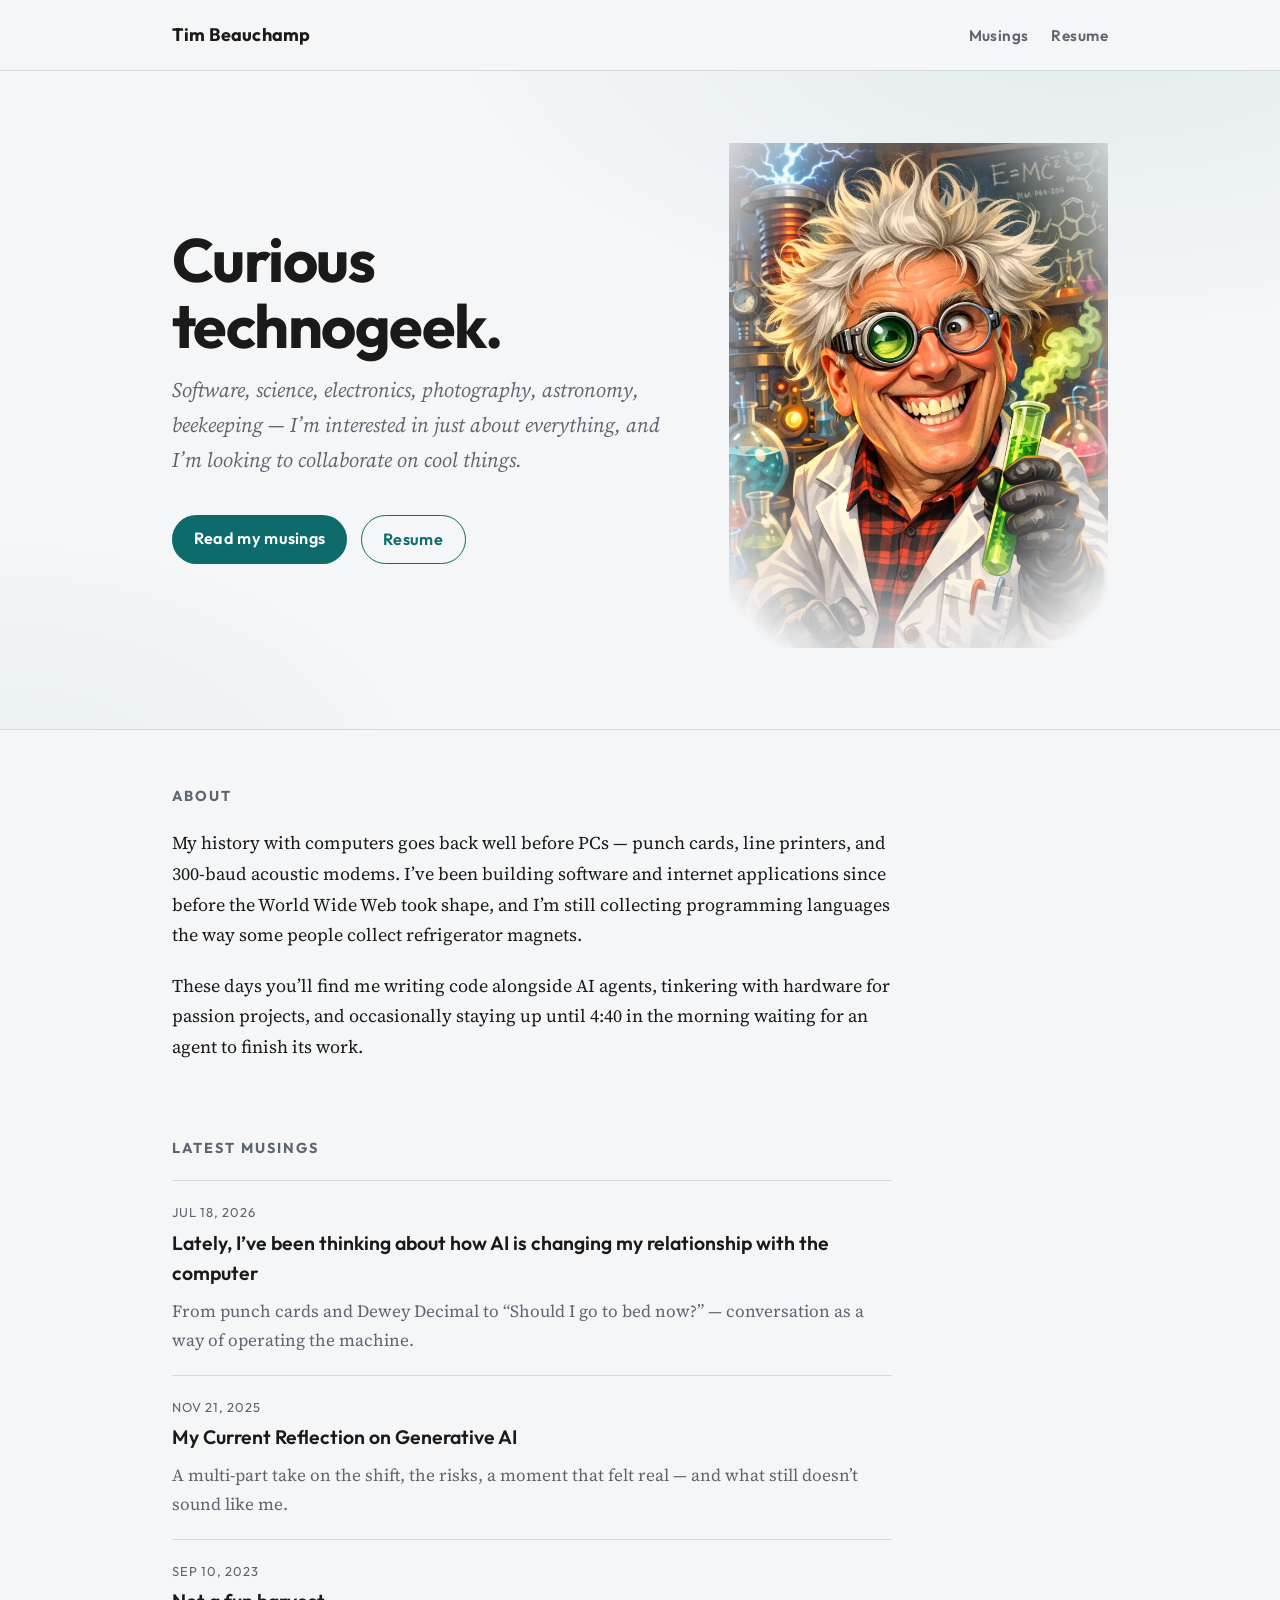
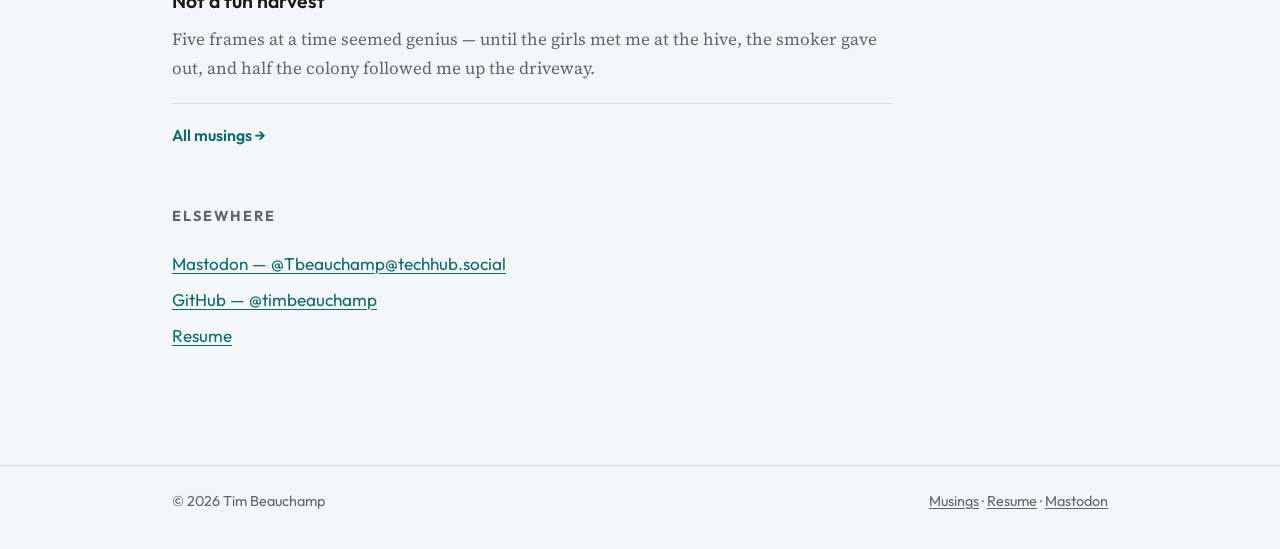
<file: index.html>
<!DOCTYPE html>
<html lang="en">
<head>
  <meta charset="UTF-8">
  <meta name="viewport" content="width=device-width, initial-scale=1">
  <title>Tim Beauchamp</title>
  <meta name="description" content="Tim Beauchamp — software, science, electronics, photography, astronomy, beekeeping, and other curiosities.">
  <link rel="preconnect" href="https://fonts.googleapis.com">
  <link rel="preconnect" href="https://fonts.gstatic.com" crossorigin>
  <link href="https://fonts.googleapis.com/css2?family=Outfit:wght@400;600;700&family=Source+Serif+4:ital,opsz,wght@0,8..60,400;0,8..60,600;1,8..60,400&display=swap" rel="stylesheet">
  <link rel="icon" href="favicon.svg" type="image/svg+xml">
  <link rel="stylesheet" href="site.css">
</head>
<body>

  <nav class="top-nav">
    <a class="nav-brand" href="./" aria-current="page">Tim Beauchamp</a>
    <div class="nav-links">
      <a href="writing/">Musings</a>
      <a href="resume/">Resume</a>
    </div>
  </nav>
  <hr class="nav-rule">

  <header class="hero">
    <div class="hero-inner">
      <div class="hero-copy">
        <h1>Curious technogeek.</h1>
        <p class="lede">Software, science, electronics, photography, astronomy, beekeeping — I’m interested in just about everything, and I’m looking to collaborate on cool things.</p>
        <div class="cta-row">
          <a class="cta primary" href="writing/">Read my musings</a>
          <a class="cta secondary" href="resume/">Resume</a>
        </div>
      </div>
      <figure class="hero-portrait">
        <img src="images/me.png" width="682" height="1024" alt="Illustrated self-portrait of Tim Beauchamp as a wild-haired mad scientist holding a glowing green test tube">
      </figure>
    </div>
  </header>

  <main>
    <section class="section" id="about">
      <h2>About</h2>
      <div class="prose">
        <p>My history with computers goes back well before PCs — punch cards, line printers, and 300-baud acoustic modems. I’ve been building software and internet applications since before the World Wide Web took shape, and I’m still collecting programming languages the way some people collect refrigerator magnets.</p>
        <p>These days you’ll find me writing code alongside AI agents, tinkering with hardware for passion projects, and occasionally staying up until 4:40 in the morning waiting for an agent to finish its work.</p>
      </div>
    </section>

    <section class="section" id="writing">
      <h2>Latest Musings</h2>
      <ol class="latest-list">
        <li>
          <time class="date" datetime="2026-07-18">Jul 18, 2026</time>
          <a class="title" href="writing/lately-ive-been-thinking/">Lately, I’ve been thinking about how AI is changing my relationship with the computer</a>
          <p class="teaser">From punch cards and Dewey Decimal to “Should I go to bed now?” — conversation as a way of operating the machine.</p>
        </li>
        <li>
          <time class="date" datetime="2025-11-21">Nov 21, 2025</time>
          <a class="title" href="writing/my-current-reflection-on-generative-ai/">My Current Reflection on Generative AI</a>
          <p class="teaser">A multi-part take on the shift, the risks, a moment that felt real — and what still doesn’t sound like me.</p>
        </li>
        <li>
          <time class="date" datetime="2023-09-10">Sep 10, 2023</time>
          <a class="title" href="writing/honey-harvest-2023/">Not a fun harvest</a>
          <p class="teaser">Five frames at a time seemed genius — until the girls met me at the hive, the smoker gave out, and half the colony followed me up the driveway.</p>
        </li>
      </ol>
      <a class="more-link" href="writing/">All musings →</a>
    </section>

    <section class="section" id="contact">
      <h2>Elsewhere</h2>
      <ul class="contact-list">
        <li><a rel="me" href="https://techhub.social/@Tbeauchamp">Mastodon — @Tbeauchamp@techhub.social</a></li>
        <li><a href="https://github.com/timbeauchamp">GitHub — @timbeauchamp</a></li>
        <li><a href="resume/">Resume</a></li>
      </ul>
    </section>
  </main>

  <footer class="site-footer">
    <div class="footer-inner">
      <span>© 2026 Tim Beauchamp</span>
      <span><a href="writing/">Musings</a> · <a href="resume/">Resume</a> · <a rel="me" href="https://techhub.social/@Tbeauchamp">Mastodon</a></span>
    </div>
  </footer>

</body>
</html>
</file>
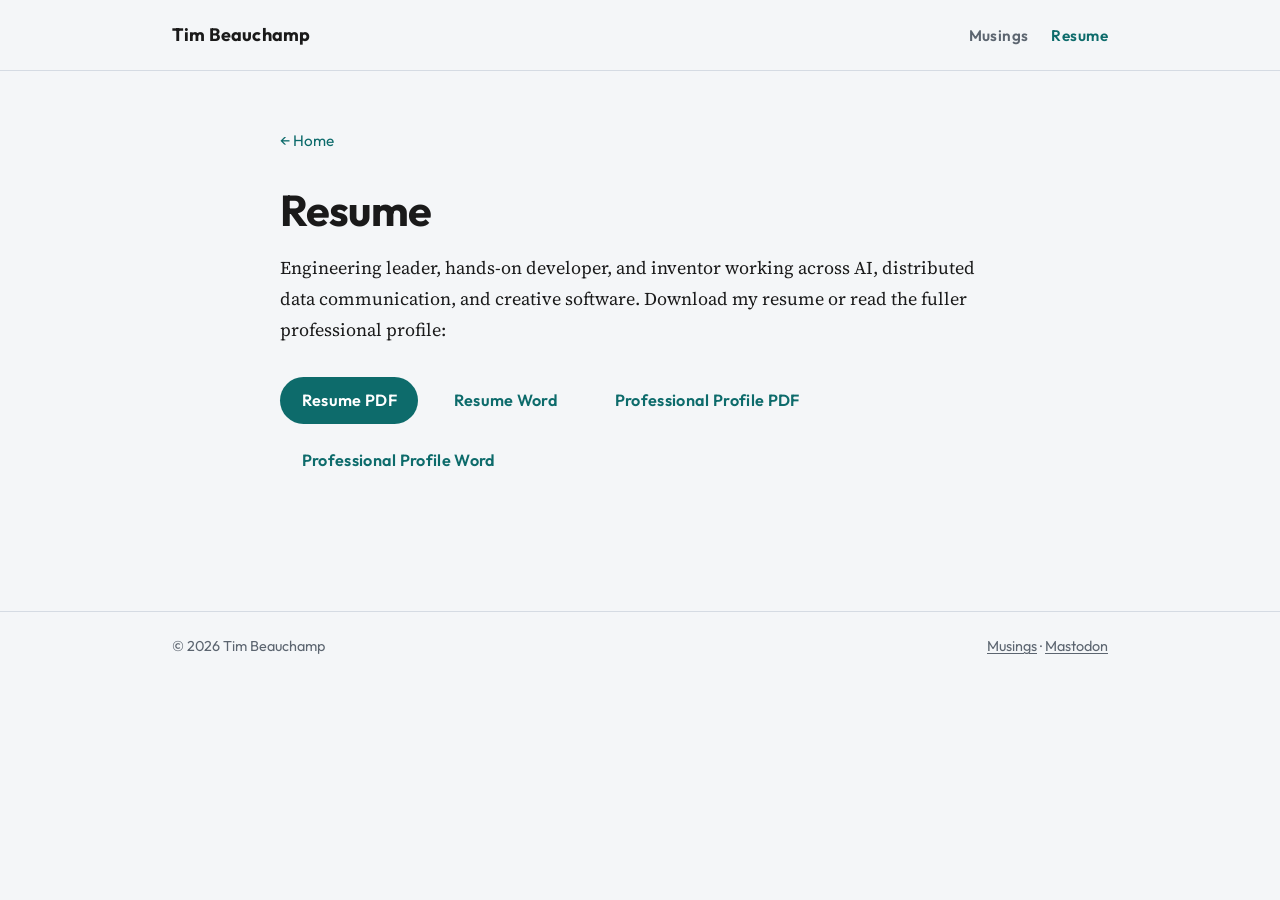
<file: resume/index.html>
<!DOCTYPE html>
<html lang="en">
<head>
  <meta charset="UTF-8">
  <meta name="viewport" content="width=device-width, initial-scale=1">
  <title>Resume — Tim Beauchamp</title>
  <link rel="preconnect" href="https://fonts.googleapis.com">
  <link rel="preconnect" href="https://fonts.gstatic.com" crossorigin>
  <link href="https://fonts.googleapis.com/css2?family=Outfit:wght@400;600;700&family=Source+Serif+4:ital,opsz,wght@0,8..60,400;0,8..60,600;1,8..60,400&display=swap" rel="stylesheet">
  <link rel="icon" href="../favicon.svg" type="image/svg+xml">
  <link rel="stylesheet" href="../site.css">
</head>
<body>

  <nav class="top-nav">
    <a class="nav-brand" href="../">Tim Beauchamp</a>
    <div class="nav-links">
      <a href="../writing/">Musings</a>
      <a href="./" aria-current="page">Resume</a>
    </div>
  </nav>
  <hr class="nav-rule">

  <main class="page">
    <a class="back" href="../">← Home</a>
    <h1>Resume</h1>
    <div class="prose">
      <p>Engineering leader, hands-on developer, and inventor working across AI, distributed data communication, and creative software. Download my resume or read the fuller professional profile:</p>
    </div>
    <div class="download-row">
      <a class="cta primary" href="tim-beauchamp-resume.pdf">Resume PDF</a>
      <a class="cta" href="tim-beauchamp-resume.docx">Resume Word</a>
      <a class="cta" href="tim-beauchamp-professional-profile.pdf">Professional Profile PDF</a>
      <a class="cta" href="tim-beauchamp-professional-profile.docx">Professional Profile Word</a>
    </div>
  </main>

  <footer class="site-footer">
    <div class="footer-inner">
      <span>© 2026 Tim Beauchamp</span>
      <span><a href="../writing/">Musings</a> · <a rel="me" href="https://techhub.social/@Tbeauchamp">Mastodon</a></span>
    </div>
  </footer>

</body>
</html>
</file>
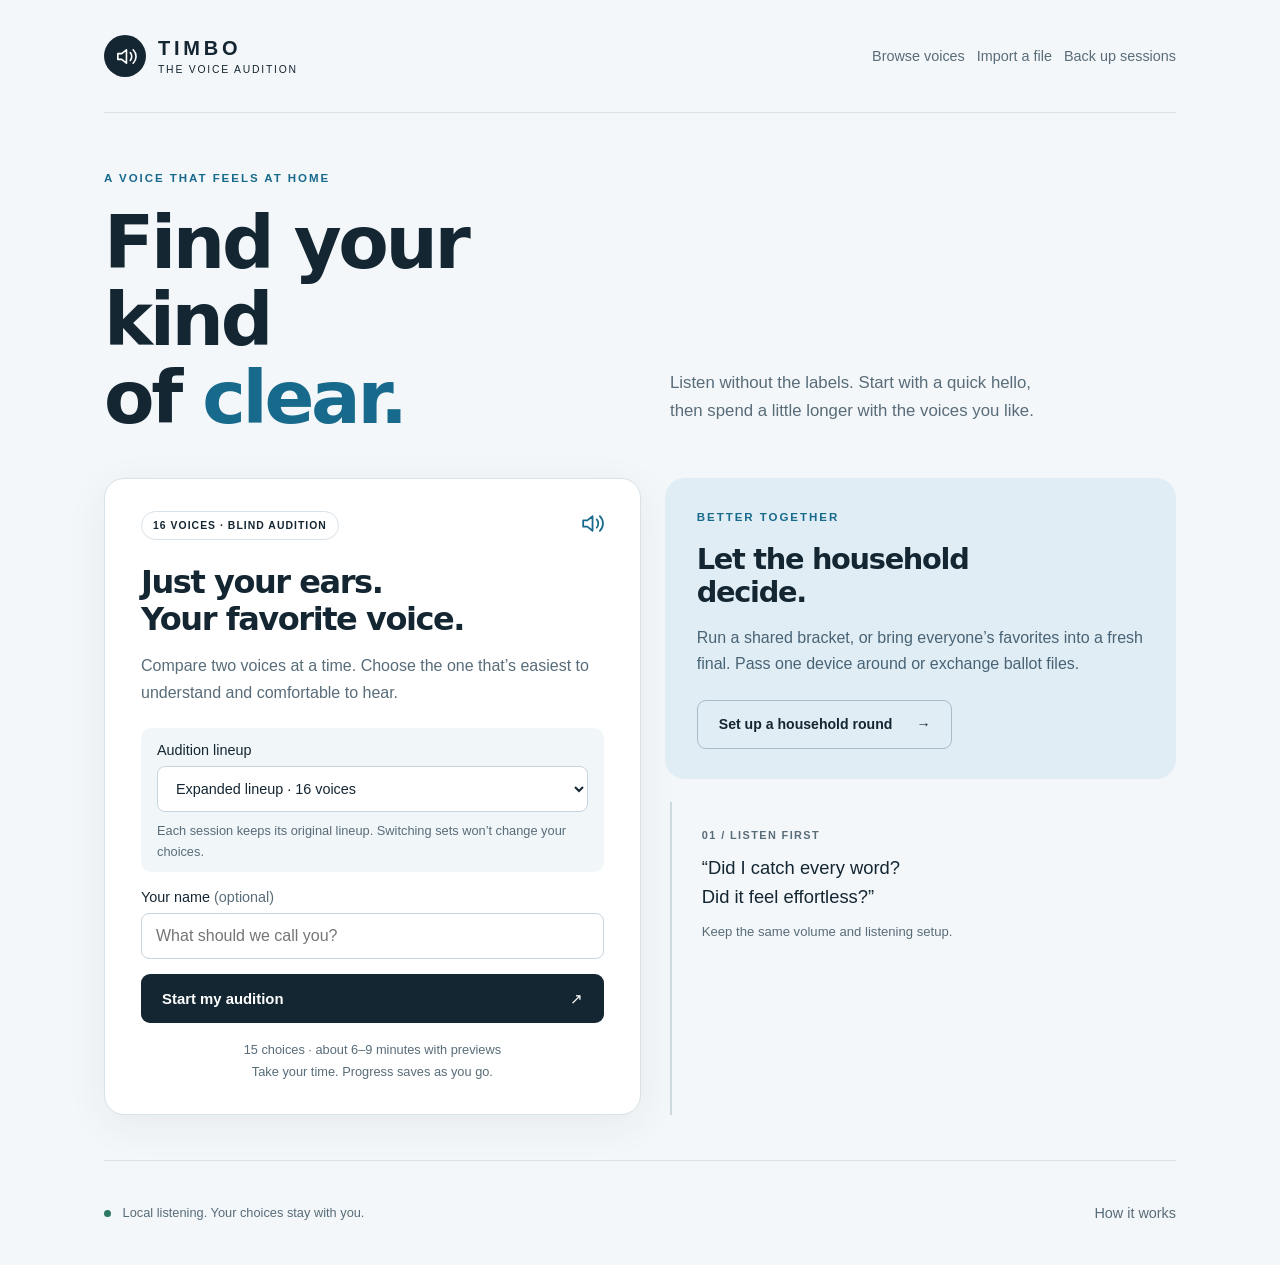
<file: voice-audition/index.html>
<!doctype html><html lang="en"><head><meta charset="UTF-8"><meta name="viewport" content="width=device-width, initial-scale=1.0"><meta name="theme-color" content="#101e29"><meta name="description" content="Find the voice you want to hear every day. A blind voice audition for Timbo."><link rel="icon" type="image/svg+xml" href="./favicon.svg"><title>Timbo · Voice audition</title>  <script type="module" crossorigin src="./assets/index-BbCpU-vh.js"></script>
  <link rel="stylesheet" crossorigin href="./assets/index-BE7X4HEW.css">
</head><body><div id="app"><p>Opening the listening room…</p></div></body></html>
</file>
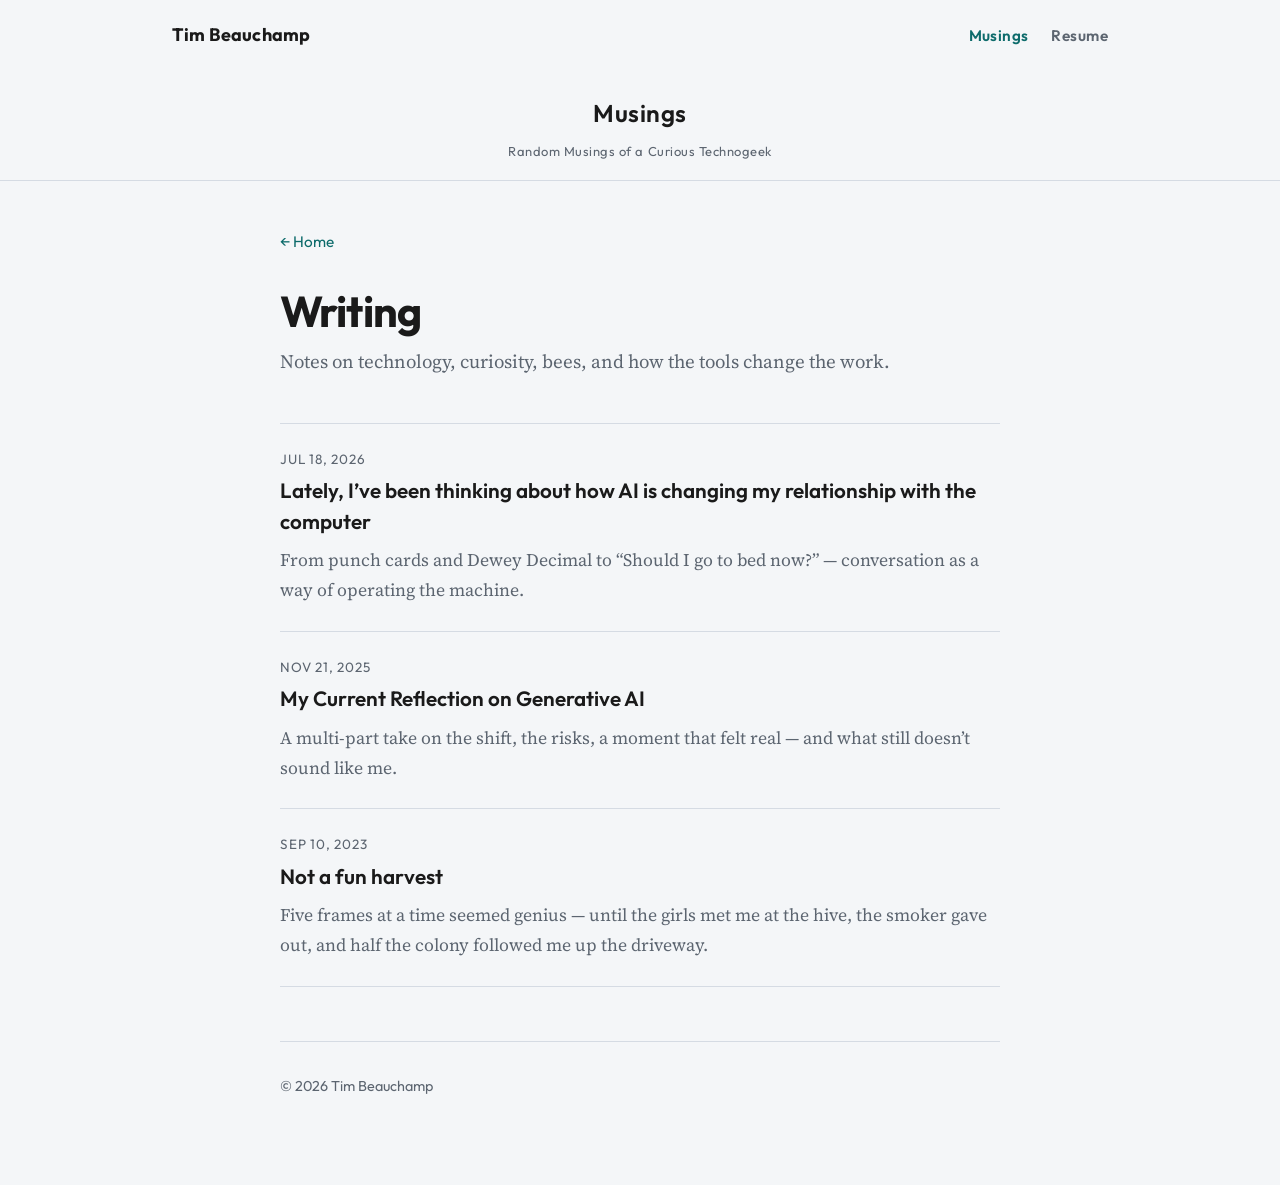
<file: writing/index.html>
<!DOCTYPE html>
<html lang="en">
<head>
  <meta charset="UTF-8">
  <meta name="viewport" content="width=device-width, initial-scale=1">
  <title>Musings — Random Musings of a Curious Technogeek</title>
  <link rel="preconnect" href="https://fonts.googleapis.com">
  <link rel="preconnect" href="https://fonts.gstatic.com" crossorigin>
  <link href="https://fonts.googleapis.com/css2?family=Outfit:wght@400;600;700&family=Source+Serif+4:ital,opsz,wght@0,8..60,400;0,8..60,600;1,8..60,400&display=swap" rel="stylesheet">
  <link rel="icon" href="../favicon.svg" type="image/svg+xml">
  <link rel="stylesheet" href="../site.css">
  <link rel="stylesheet" href="writing.css">
</head>
<body>

  <nav class="top-nav">
    <a class="nav-brand" href="../">Tim Beauchamp</a>
    <div class="nav-links">
      <a href="./" aria-current="page">Musings</a>
      <a href="../resume/">Resume</a>
    </div>
  </nav>

  <header class="site-header">
    <a class="brand" href="index.html">Musings</a>
    <p class="tagline">Random Musings of a Curious Technogeek</p>
  </header>

  <main class="wrap">
    <a class="back" href="../">← Home</a>
    <h1 class="page-title">Writing</h1>
    <p class="page-intro">Notes on technology, curiosity, bees, and how the tools change the work.</p>

    <ol class="post-list">
      <li>
        <time class="date" datetime="2026-07-18">Jul 18, 2026</time>
        <a class="title" href="lately-ive-been-thinking/">Lately, I’ve been thinking about how AI is changing my relationship with the computer</a>
        <p class="teaser">From punch cards and Dewey Decimal to “Should I go to bed now?” — conversation as a way of operating the machine.</p>
      </li>
      <li>
        <time class="date" datetime="2025-11-21">Nov 21, 2025</time>
        <a class="title" href="my-current-reflection-on-generative-ai/">My Current Reflection on Generative AI</a>
        <p class="teaser">A multi-part take on the shift, the risks, a moment that felt real — and what still doesn’t sound like me.</p>
      </li>
      <li>
        <time class="date" datetime="2023-09-10">Sep 10, 2023</time>
        <a class="title" href="honey-harvest-2023/">Not a fun harvest</a>
        <p class="teaser">Five frames at a time seemed genius — until the girls met me at the hive, the smoker gave out, and half the colony followed me up the driveway.</p>
      </li>
    </ol>

    <footer class="site-footer">
      <p>© 2026 Tim Beauchamp</p>
    </footer>
  </main>

</body>
</html>
</file>
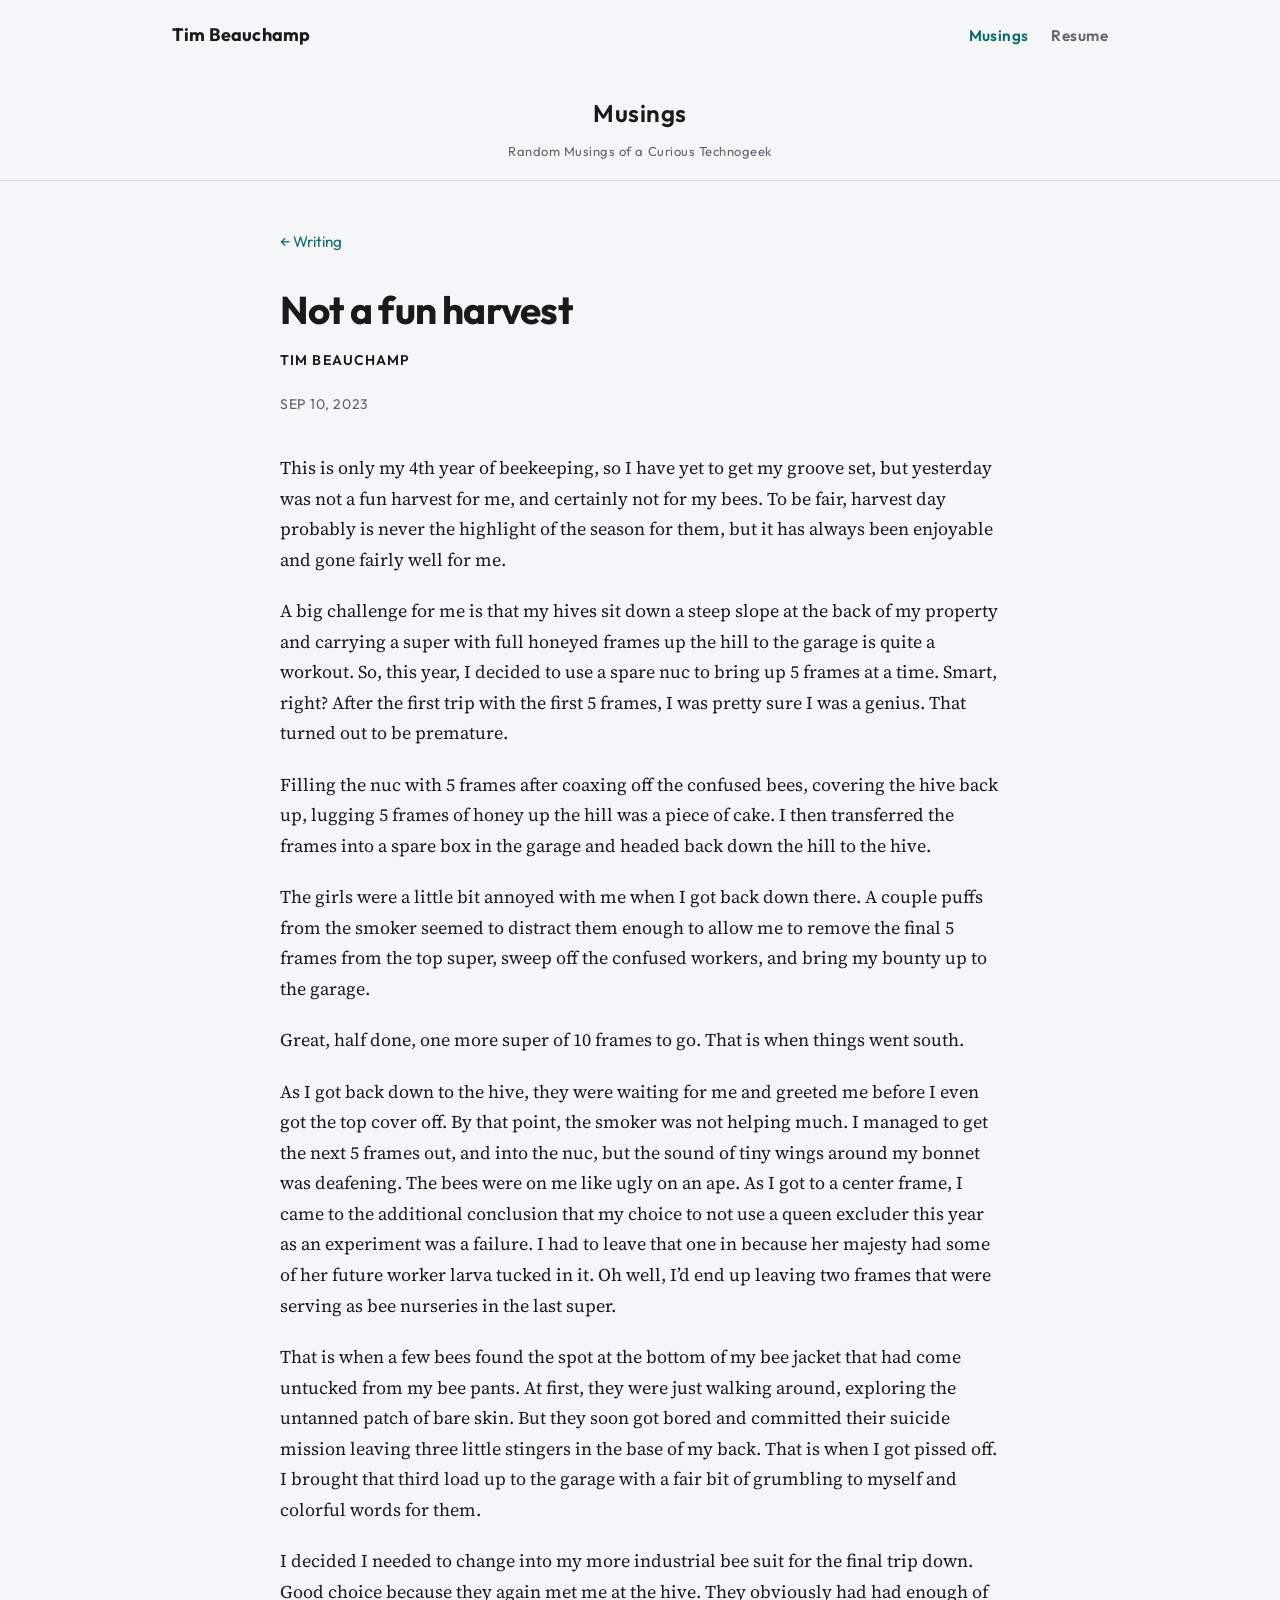
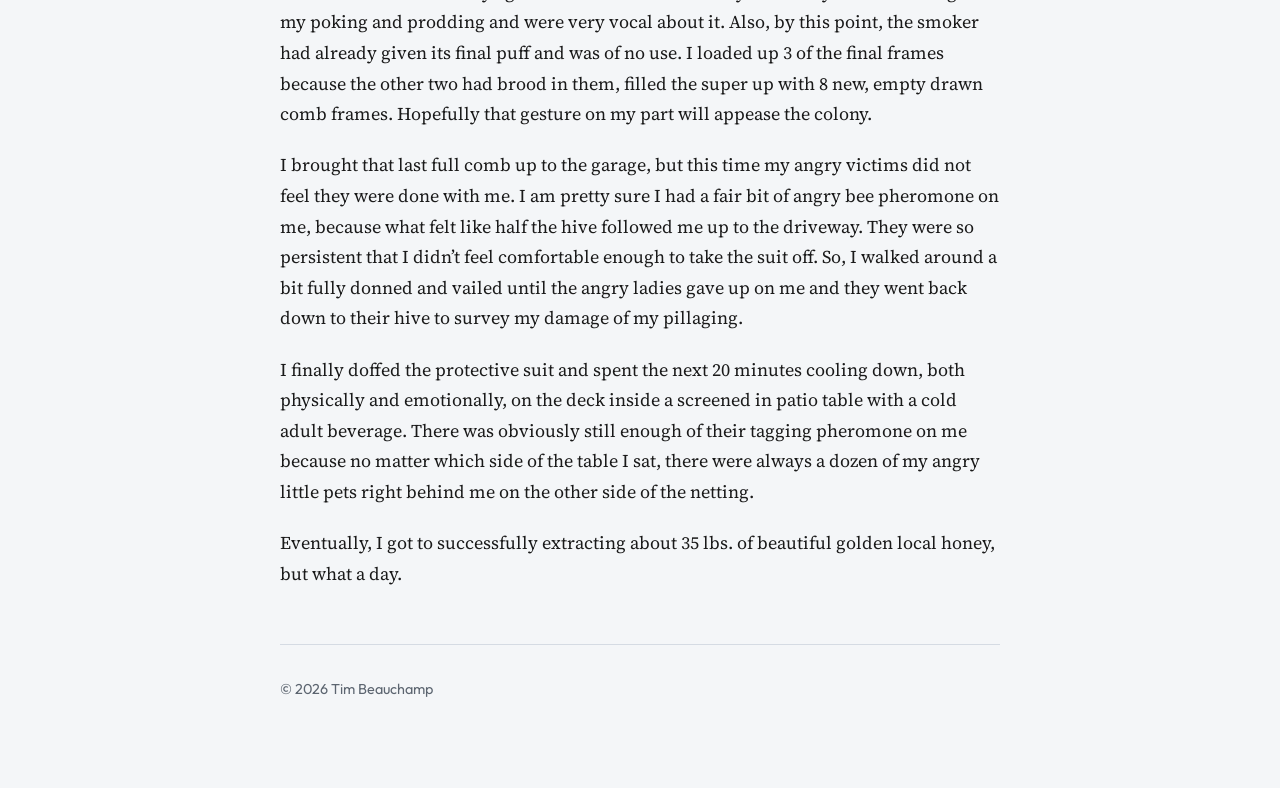
<file: writing/honey-harvest-2023/index.html>
<!DOCTYPE html>
<html lang="en">
<head>
  <meta charset="UTF-8">
  <meta name="viewport" content="width=device-width, initial-scale=1">
  <title>Not a fun harvest — Musings</title>
  <link rel="preconnect" href="https://fonts.googleapis.com">
  <link rel="preconnect" href="https://fonts.gstatic.com" crossorigin>
  <link href="https://fonts.googleapis.com/css2?family=Outfit:wght@400;600;700&family=Source+Serif+4:ital,opsz,wght@0,8..60,400;0,8..60,600;1,8..60,400&display=swap" rel="stylesheet">
  <link rel="icon" href="../../favicon.svg" type="image/svg+xml">
  <link rel="stylesheet" href="../../site.css">
  <link rel="stylesheet" href="../writing.css">
</head>
<body>

  <nav class="top-nav">
    <a class="nav-brand" href="../../">Tim Beauchamp</a>
    <div class="nav-links">
      <a href="../" aria-current="page">Musings</a>
      <a href="../../resume/">Resume</a>
    </div>
  </nav>

  <header class="site-header">
    <a class="brand" href="../">Musings</a>
    <p class="tagline">Random Musings of a Curious Technogeek</p>
  </header>

  <main class="wrap">
    <a class="back" href="../">← Writing</a>

    <article class="article">
      <header class="post-header">
        <h1>Not a fun harvest</h1>
        <p class="byline">Tim Beauchamp</p>
        <p class="dateline"><time datetime="2023-09-10">Sep 10, 2023</time></p>
      </header>

      <p>This is only my 4th year of beekeeping, so I have yet to get my groove set, but yesterday was not a fun harvest for me, and certainly not for my bees. To be fair, harvest day probably is never the highlight of the season for them, but it has always been enjoyable and gone fairly well for me.</p>

      <p>A big challenge for me is that my hives sit down a steep slope at the back of my property and carrying a super with full honeyed frames up the hill to the garage is quite a workout. So, this year, I decided to use a spare nuc to bring up 5 frames at a time. Smart, right? After the first trip with the first 5 frames, I was pretty sure I was a genius. That turned out to be premature.</p>

      <p>Filling the nuc with 5 frames after coaxing off the confused bees, covering the hive back up, lugging 5 frames of honey up the hill was a piece of cake. I then transferred the frames into a spare box in the garage and headed back down the hill to the hive.</p>

      <p>The girls were a little bit annoyed with me when I got back down there. A couple puffs from the smoker seemed to distract them enough to allow me to remove the final 5 frames from the top super, sweep off the confused workers, and bring my bounty up to the garage.</p>

      <p>Great, half done, one more super of 10 frames to go. That is when things went south.</p>

      <p>As I got back down to the hive, they were waiting for me and greeted me before I even got the top cover off. By that point, the smoker was not helping much. I managed to get the next 5 frames out, and into the nuc, but the sound of tiny wings around my bonnet was deafening. The bees were on me like ugly on an ape. As I got to a center frame, I came to the additional conclusion that my choice to not use a queen excluder this year as an experiment was a failure. I had to leave that one in because her majesty had some of her future worker larva tucked in it. Oh well, I’d end up leaving two frames that were serving as bee nurseries in the last super.</p>

      <p>That is when a few bees found the spot at the bottom of my bee jacket that had come untucked from my bee pants. At first, they were just walking around, exploring the untanned patch of bare skin. But they soon got bored and committed their suicide mission leaving three little stingers in the base of my back. That is when I got pissed off. I brought that third load up to the garage with a fair bit of grumbling to myself and colorful words for them.</p>

      <p>I decided I needed to change into my more industrial bee suit for the final trip down. Good choice because they again met me at the hive. They obviously had had enough of my poking and prodding and were very vocal about it. Also, by this point, the smoker had already given its final puff and was of no use. I loaded up 3 of the final frames because the other two had brood in them, filled the super up with 8 new, empty drawn comb frames. Hopefully that gesture on my part will appease the colony.</p>

      <p>I brought that last full comb up to the garage, but this time my angry victims did not feel they were done with me. I am pretty sure I had a fair bit of angry bee pheromone on me, because what felt like half the hive followed me up to the driveway. They were so persistent that I didn’t feel comfortable enough to take the suit off. So, I walked around a bit fully donned and vailed until the angry ladies gave up on me and they went back down to their hive to survey my damage of my pillaging.</p>

      <p>I finally doffed the protective suit and spent the next 20 minutes cooling down, both physically and emotionally, on the deck inside a screened in patio table with a cold adult beverage. There was obviously still enough of their tagging pheromone on me because no matter which side of the table I sat, there were always a dozen of my angry little pets right behind me on the other side of the netting.</p>

      <p>Eventually, I got to successfully extracting about 35 lbs. of beautiful golden local honey, but what a day.</p>
    </article>

    <footer class="site-footer">
      <p>© 2026 Tim Beauchamp</p>
    </footer>
  </main>

</body>
</html>
</file>
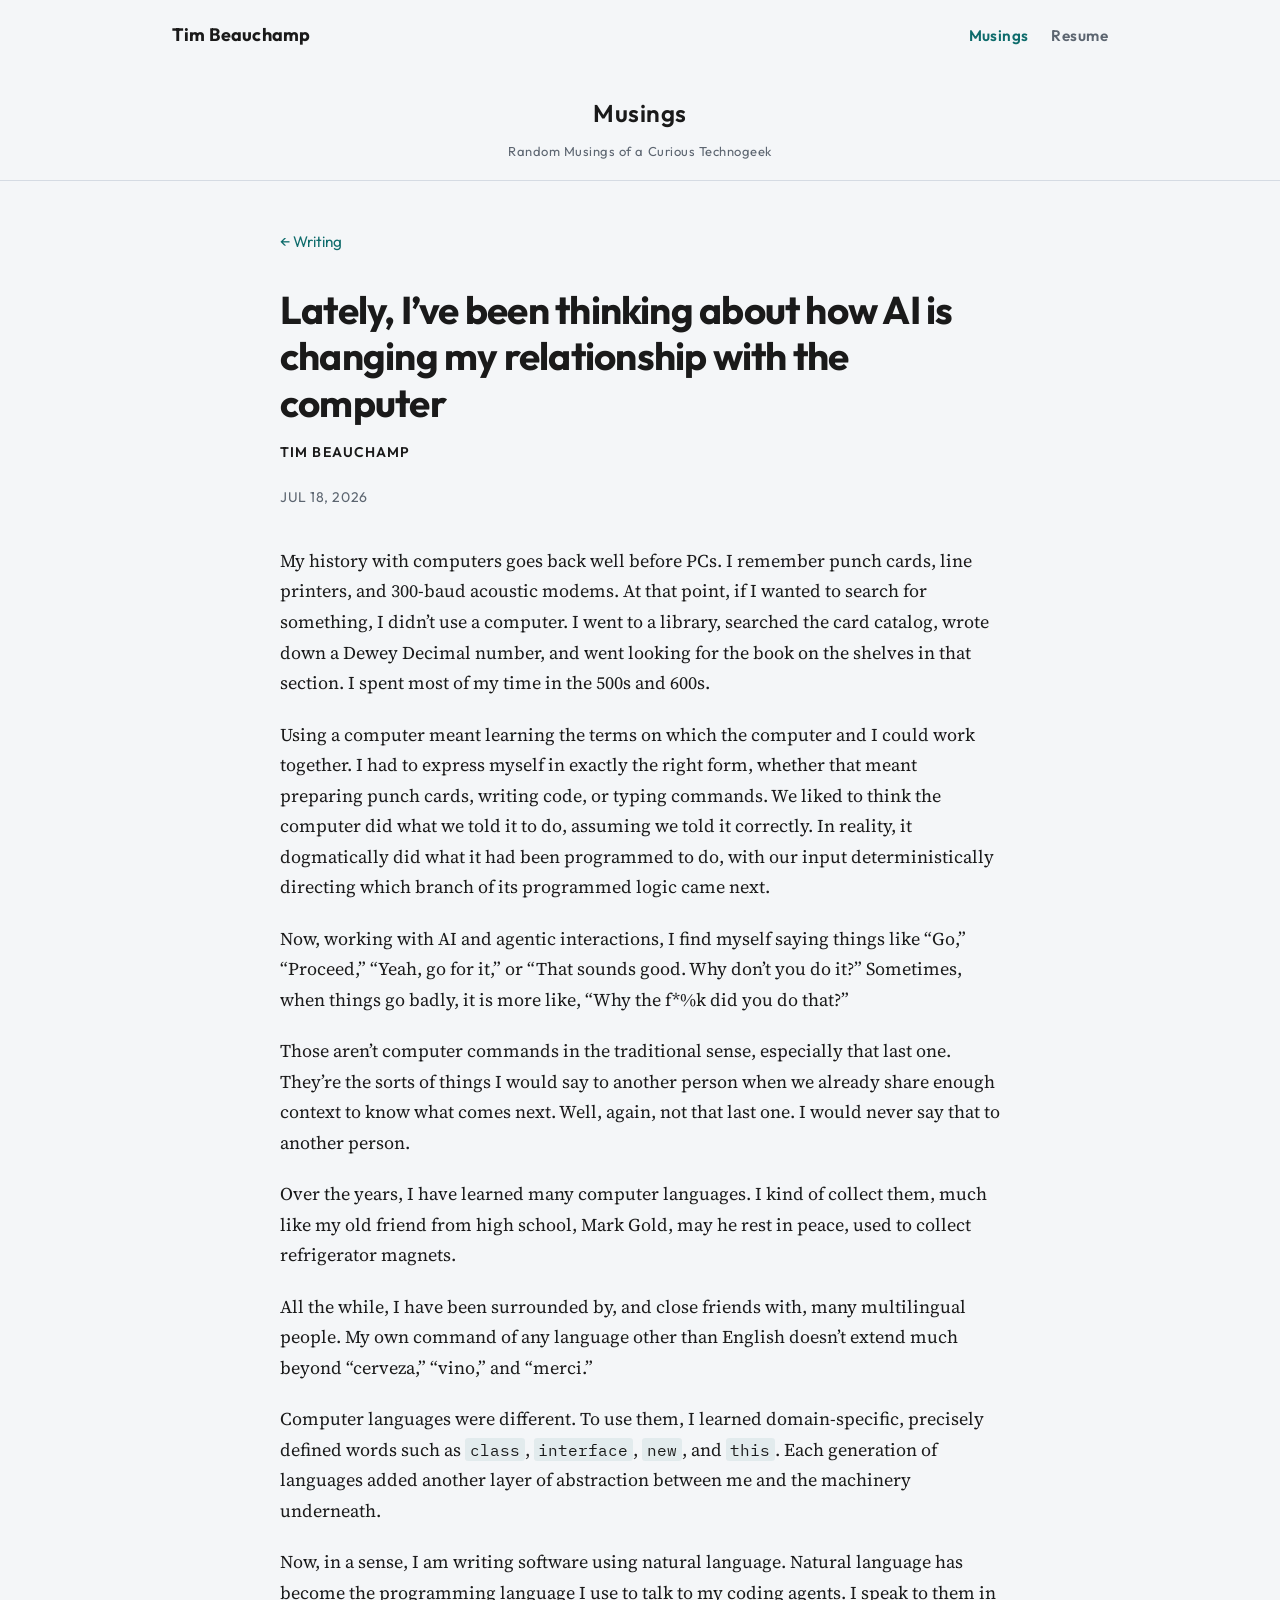
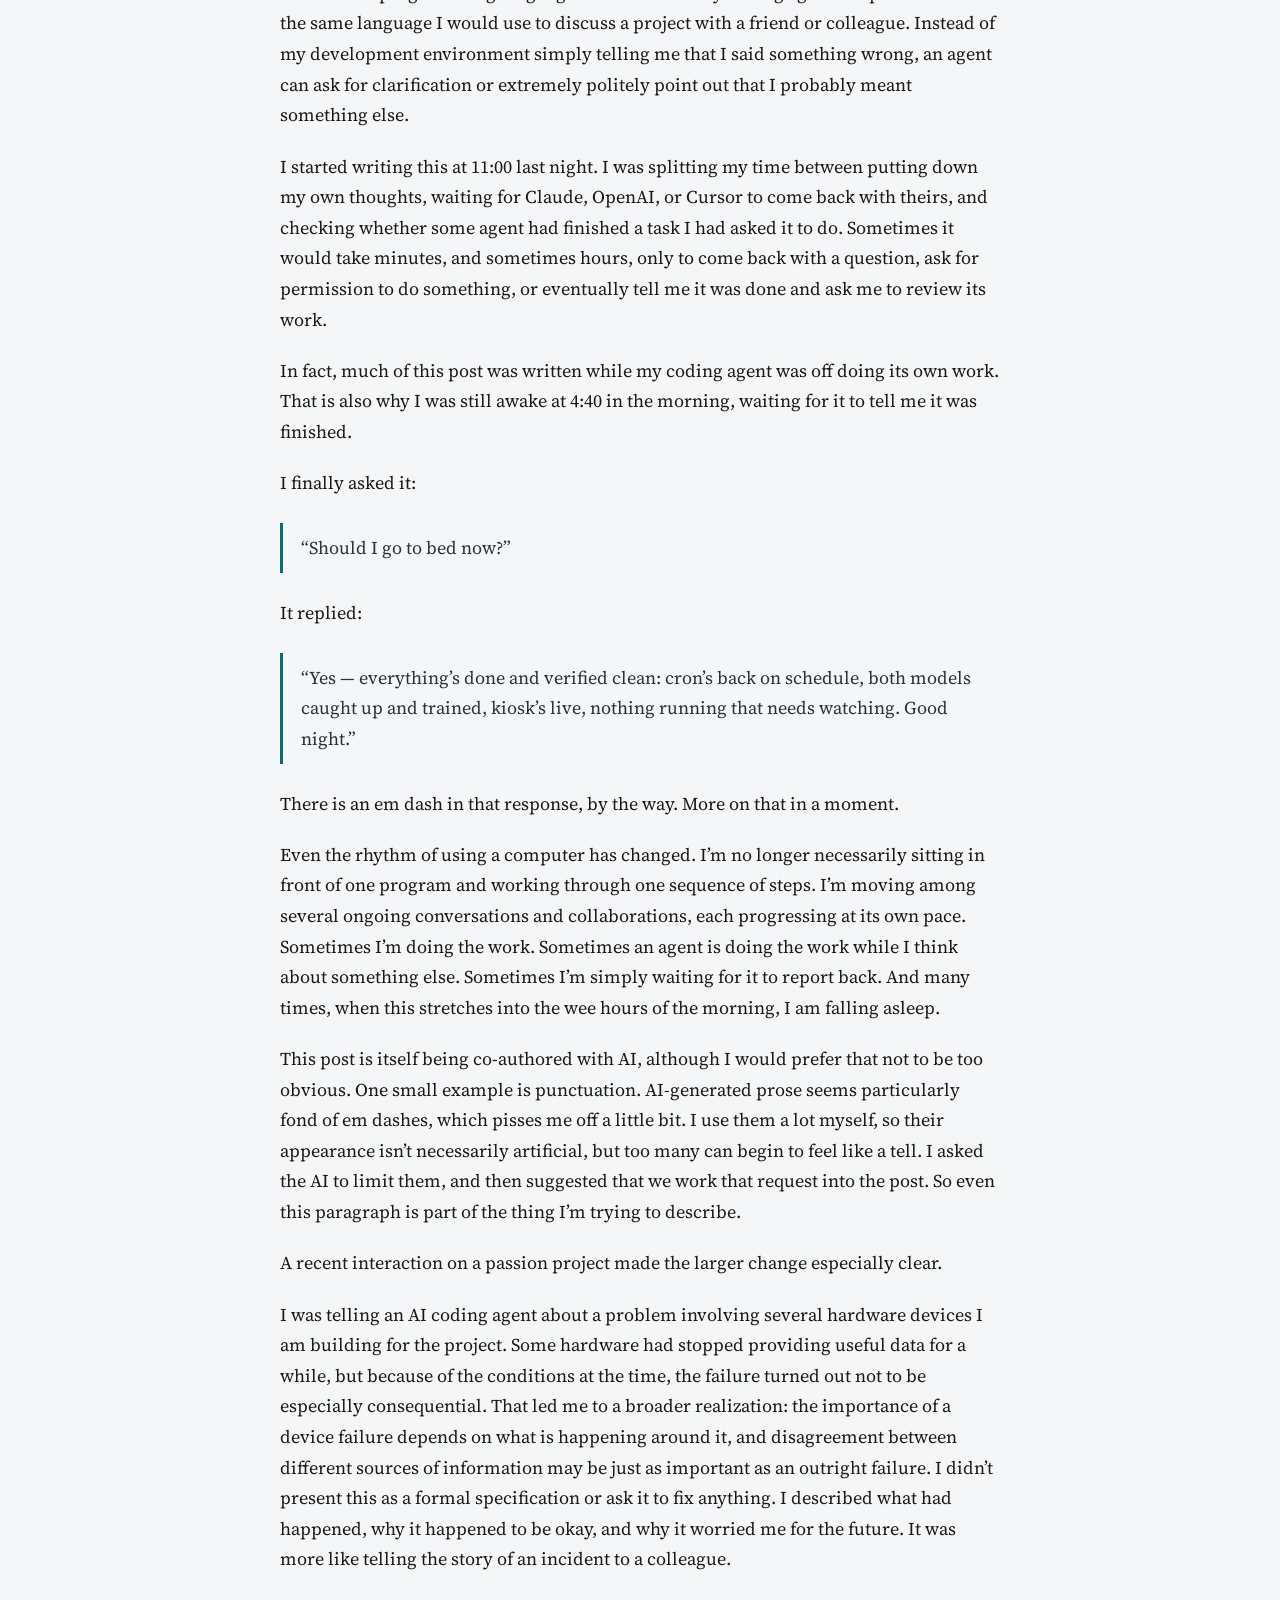
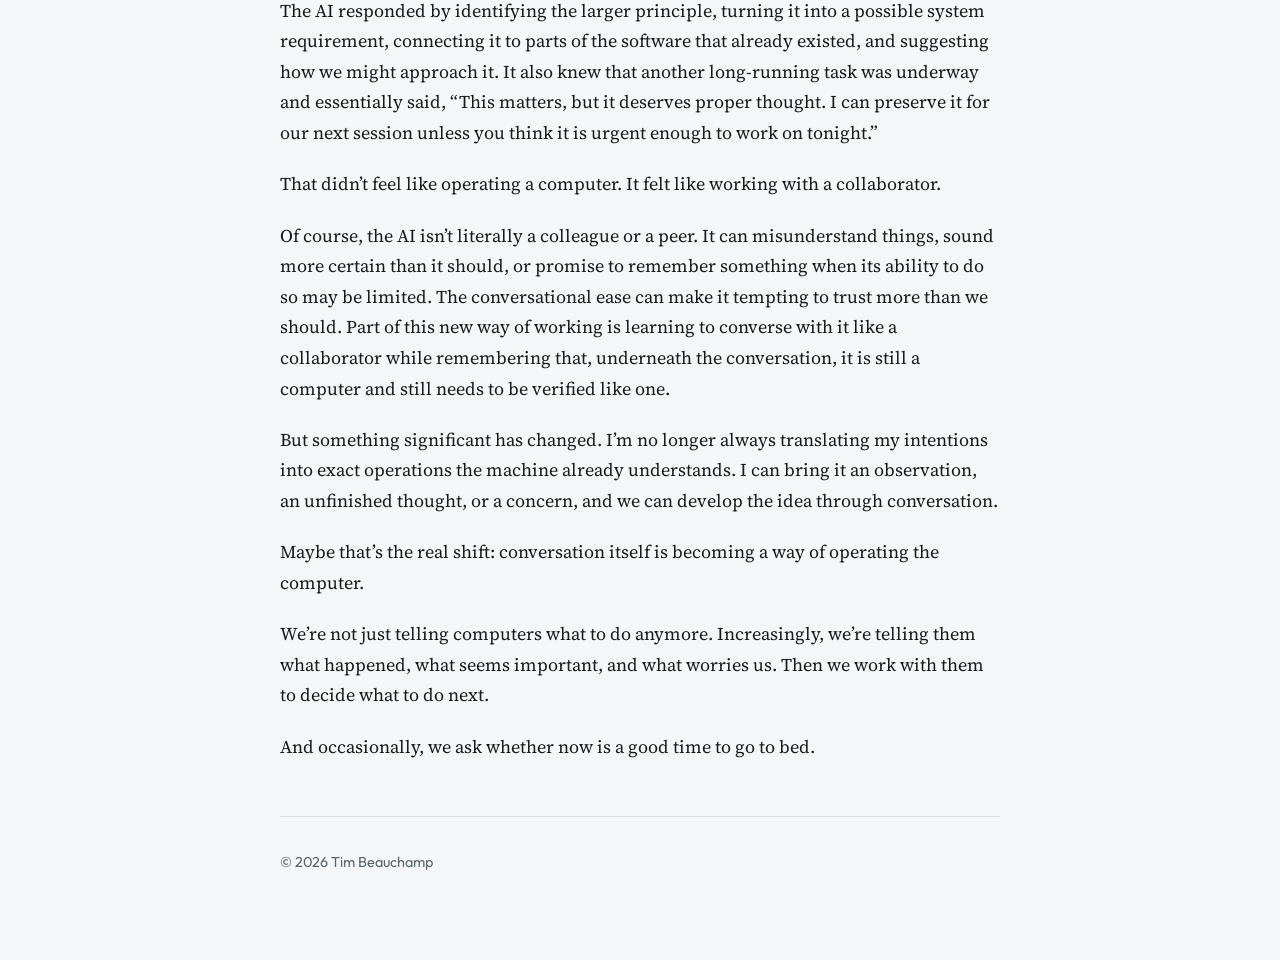
<file: writing/lately-ive-been-thinking/index.html>
<!DOCTYPE html>
<html lang="en">
<head>
  <meta charset="UTF-8">
  <meta name="viewport" content="width=device-width, initial-scale=1">
  <title>Lately, I’ve been thinking… — Musings</title>
  <link rel="preconnect" href="https://fonts.googleapis.com">
  <link rel="preconnect" href="https://fonts.gstatic.com" crossorigin>
  <link href="https://fonts.googleapis.com/css2?family=IBM+Plex+Mono:wght@400&family=Outfit:wght@400;600;700&family=Source+Serif+4:ital,opsz,wght@0,8..60,400;0,8..60,600;1,8..60,400&display=swap" rel="stylesheet">
  <link rel="icon" href="../../favicon.svg" type="image/svg+xml">
  <link rel="stylesheet" href="../../site.css">
  <link rel="stylesheet" href="../writing.css">
</head>
<body>

  <nav class="top-nav">
    <a class="nav-brand" href="../../">Tim Beauchamp</a>
    <div class="nav-links">
      <a href="../" aria-current="page">Musings</a>
      <a href="../../resume/">Resume</a>
    </div>
  </nav>

  <header class="site-header">
    <a class="brand" href="../">Musings</a>
    <p class="tagline">Random Musings of a Curious Technogeek</p>
  </header>

  <main class="wrap">
    <a class="back" href="../">← Writing</a>

    <article class="article">
      <header class="post-header">
        <h1>Lately, I’ve been thinking about how AI is changing my relationship with the computer</h1>
        <p class="byline">Tim Beauchamp</p>
        <p class="dateline"><time datetime="2026-07-18">Jul 18, 2026</time></p>
      </header>

      <p>My history with computers goes back well before PCs. I remember punch cards, line printers, and 300-baud acoustic modems. At that point, if I wanted to search for something, I didn’t use a computer. I went to a library, searched the card catalog, wrote down a Dewey Decimal number, and went looking for the book on the shelves in that section. I spent most of my time in the 500s and 600s.</p>

      <p>Using a computer meant learning the terms on which the computer and I could work together. I had to express myself in exactly the right form, whether that meant preparing punch cards, writing code, or typing commands. We liked to think the computer did what we told it to do, assuming we told it correctly. In reality, it dogmatically did what it had been programmed to do, with our input deterministically directing which branch of its programmed logic came next.</p>

      <p>Now, working with AI and agentic interactions, I find myself saying things like “Go,” “Proceed,” “Yeah, go for it,” or “That sounds good. Why don’t you do it?” Sometimes, when things go badly, it is more like, “Why the f*%k did you do that?”</p>

      <p>Those aren’t computer commands in the traditional sense, especially that last one. They’re the sorts of things I would say to another person when we already share enough context to know what comes next. Well, again, not that last one. I would never say that to another person.</p>

      <p>Over the years, I have learned many computer languages. I kind of collect them, much like my old friend from high school, Mark Gold, may he rest in peace, used to collect refrigerator magnets.</p>

      <p>All the while, I have been surrounded by, and close friends with, many multilingual people. My own command of any language other than English doesn’t extend much beyond “cerveza,” “vino,” and “merci.”</p>

      <p>Computer languages were different. To use them, I learned domain-specific, precisely defined words such as <code>class</code>, <code>interface</code>, <code>new</code>, and <code>this</code>. Each generation of languages added another layer of abstraction between me and the machinery underneath.</p>

      <p>Now, in a sense, I am writing software using natural language. Natural language has become the programming language I use to talk to my coding agents. I speak to them in the same language I would use to discuss a project with a friend or colleague. Instead of my development environment simply telling me that I said something wrong, an agent can ask for clarification or extremely politely point out that I probably meant something else.</p>

      <p>I started writing this at 11:00 last night. I was splitting my time between putting down my own thoughts, waiting for Claude, OpenAI, or Cursor to come back with theirs, and checking whether some agent had finished a task I had asked it to do. Sometimes it would take minutes, and sometimes hours, only to come back with a question, ask for permission to do something, or eventually tell me it was done and ask me to review its work.</p>

      <p>In fact, much of this post was written while my coding agent was off doing its own work. That is also why I was still awake at 4:40 in the morning, waiting for it to tell me it was finished.</p>

      <p>I finally asked it:</p>
      <blockquote>
        <p>“Should I go to bed now?”</p>
      </blockquote>

      <p>It replied:</p>
      <blockquote>
        <p>“Yes — everything’s done and verified clean: cron’s back on schedule, both models caught up and trained, kiosk’s live, nothing running that needs watching. Good night.”</p>
      </blockquote>

      <p>There is an em dash in that response, by the way. More on that in a moment.</p>

      <p>Even the rhythm of using a computer has changed. I’m no longer necessarily sitting in front of one program and working through one sequence of steps. I’m moving among several ongoing conversations and collaborations, each progressing at its own pace. Sometimes I’m doing the work. Sometimes an agent is doing the work while I think about something else. Sometimes I’m simply waiting for it to report back. And many times, when this stretches into the wee hours of the morning, I am falling asleep.</p>

      <p>This post is itself being co-authored with AI, although I would prefer that not to be too obvious. One small example is punctuation. AI-generated prose seems particularly fond of em dashes, which pisses me off a little bit. I use them a lot myself, so their appearance isn’t necessarily artificial, but too many can begin to feel like a tell. I asked the AI to limit them, and then suggested that we work that request into the post. So even this paragraph is part of the thing I’m trying to describe.</p>

      <p>A recent interaction on a passion project made the larger change especially clear.</p>

      <p>I was telling an AI coding agent about a problem involving several hardware devices I am building for the project. Some hardware had stopped providing useful data for a while, but because of the conditions at the time, the failure turned out not to be especially consequential. That led me to a broader realization: the importance of a device failure depends on what is happening around it, and disagreement between different sources of information may be just as important as an outright failure. I didn’t present this as a formal specification or ask it to fix anything. I described what had happened, why it happened to be okay, and why it worried me for the future. It was more like telling the story of an incident to a colleague.</p>

      <p>The AI responded by identifying the larger principle, turning it into a possible system requirement, connecting it to parts of the software that already existed, and suggesting how we might approach it. It also knew that another long-running task was underway and essentially said, “This matters, but it deserves proper thought. I can preserve it for our next session unless you think it is urgent enough to work on tonight.”</p>

      <p>That didn’t feel like operating a computer. It felt like working with a collaborator.</p>

      <p>Of course, the AI isn’t literally a colleague or a peer. It can misunderstand things, sound more certain than it should, or promise to remember something when its ability to do so may be limited. The conversational ease can make it tempting to trust more than we should. Part of this new way of working is learning to converse with it like a collaborator while remembering that, underneath the conversation, it is still a computer and still needs to be verified like one.</p>

      <p>But something significant has changed. I’m no longer always translating my intentions into exact operations the machine already understands. I can bring it an observation, an unfinished thought, or a concern, and we can develop the idea through conversation.</p>

      <p>Maybe that’s the real shift: conversation itself is becoming a way of operating the computer.</p>

      <p>We’re not just telling computers what to do anymore. Increasingly, we’re telling them what happened, what seems important, and what worries us. Then we work with them to decide what to do next.</p>

      <p>And occasionally, we ask whether now is a good time to go to bed.</p>
    </article>

    <footer class="site-footer">
      <p>© 2026 Tim Beauchamp</p>
    </footer>
  </main>

</body>
</html>
</file>
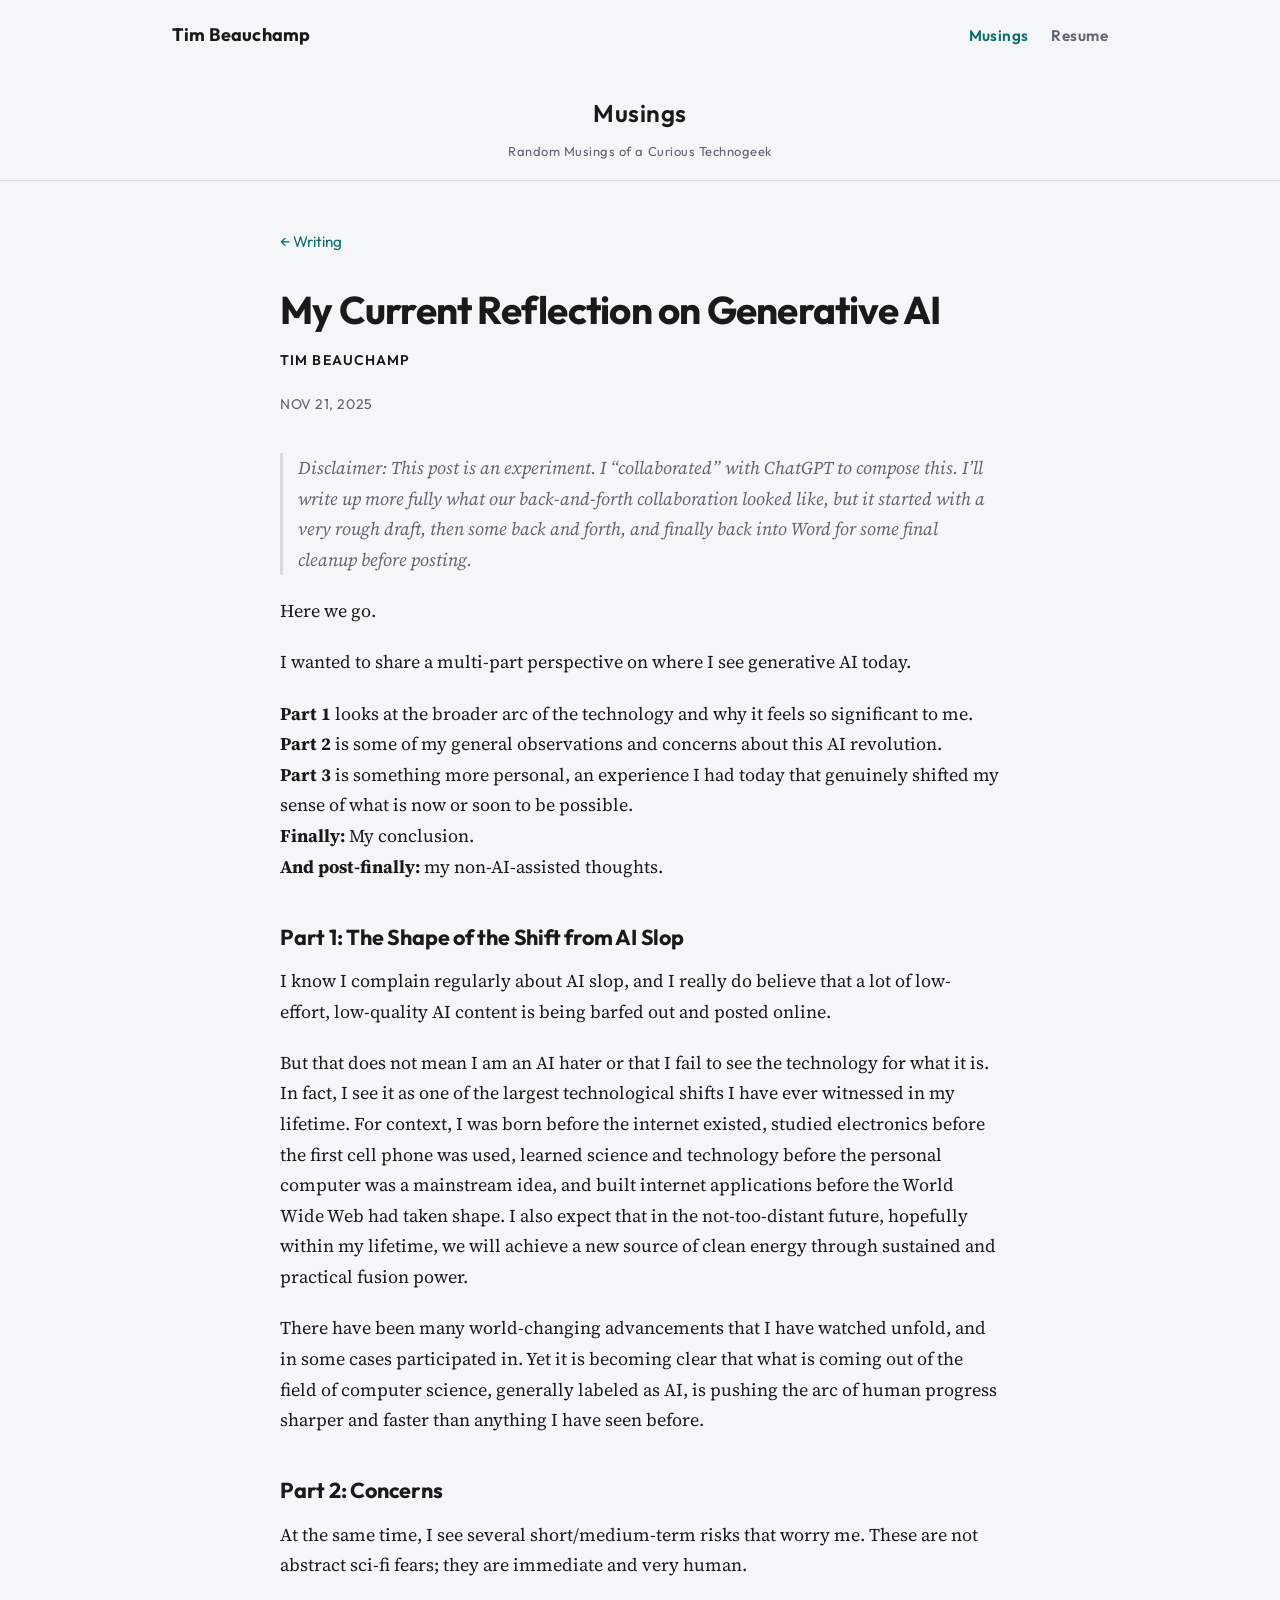
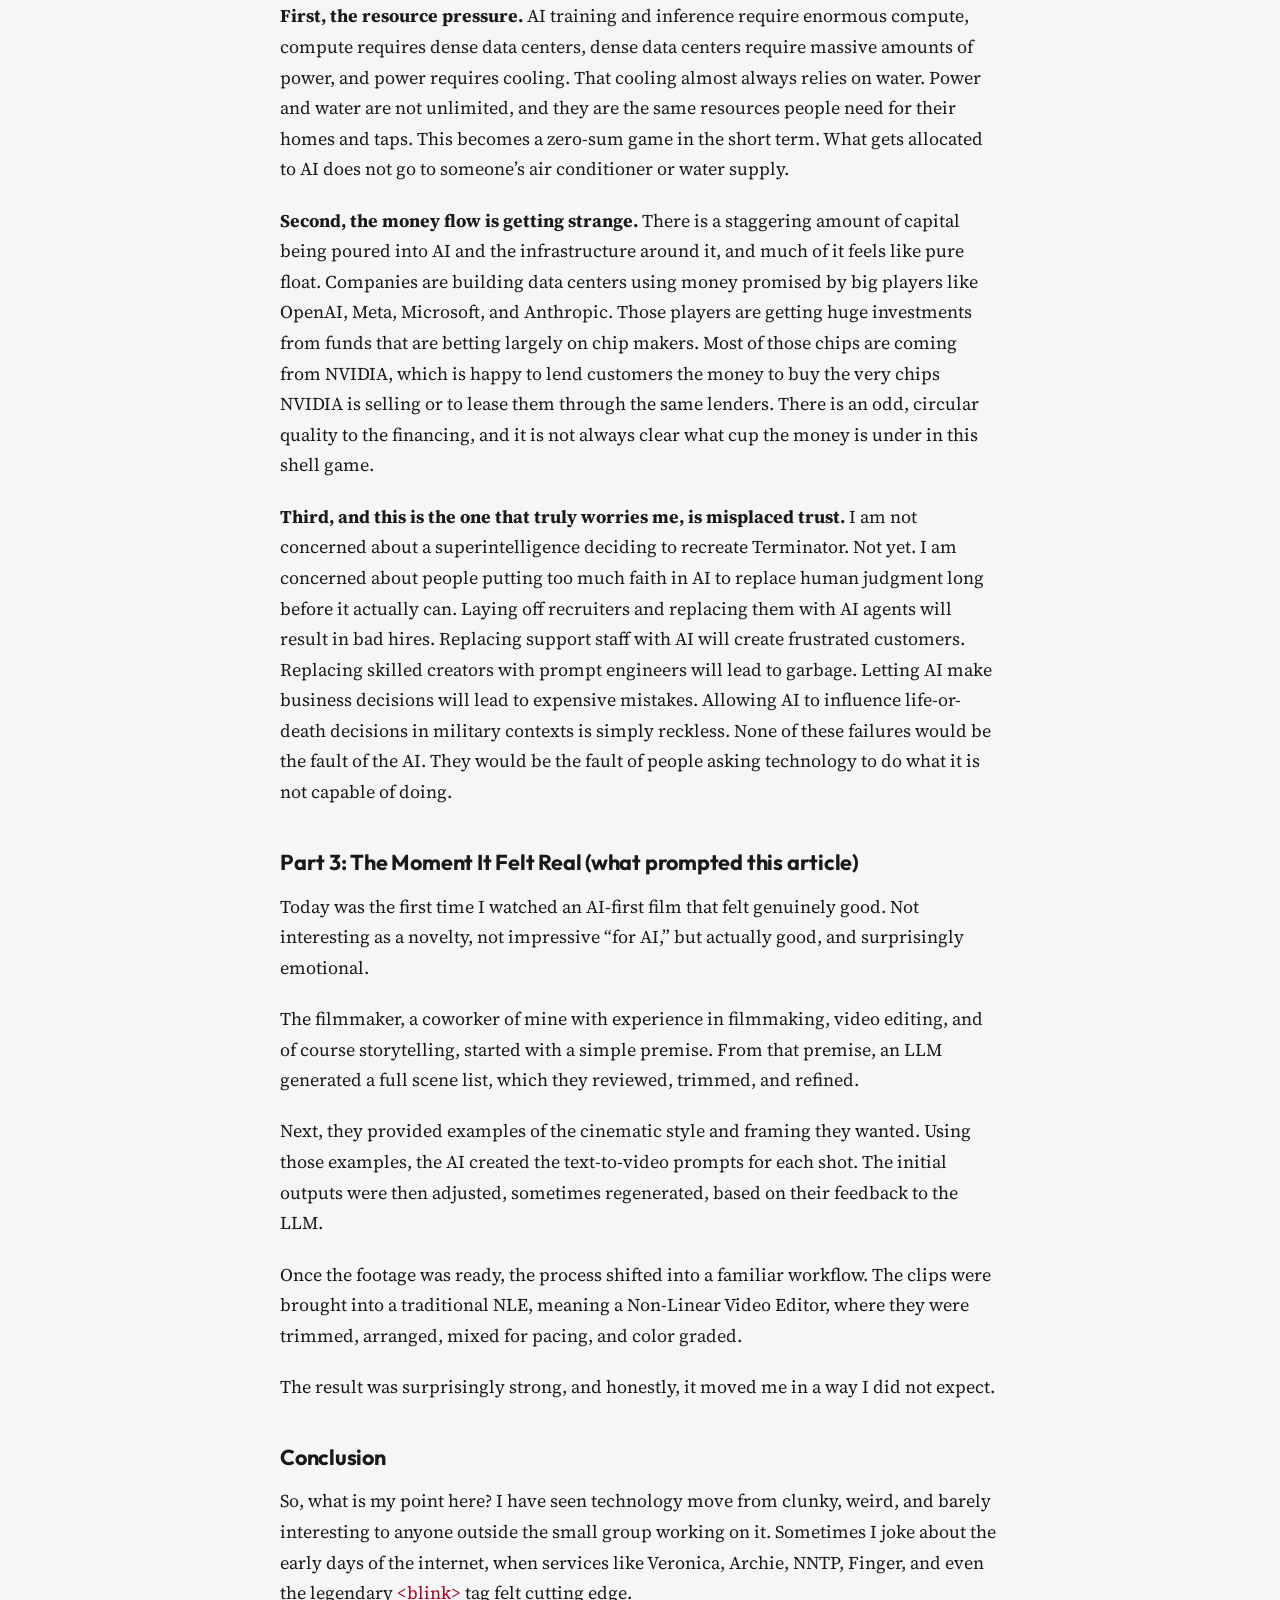
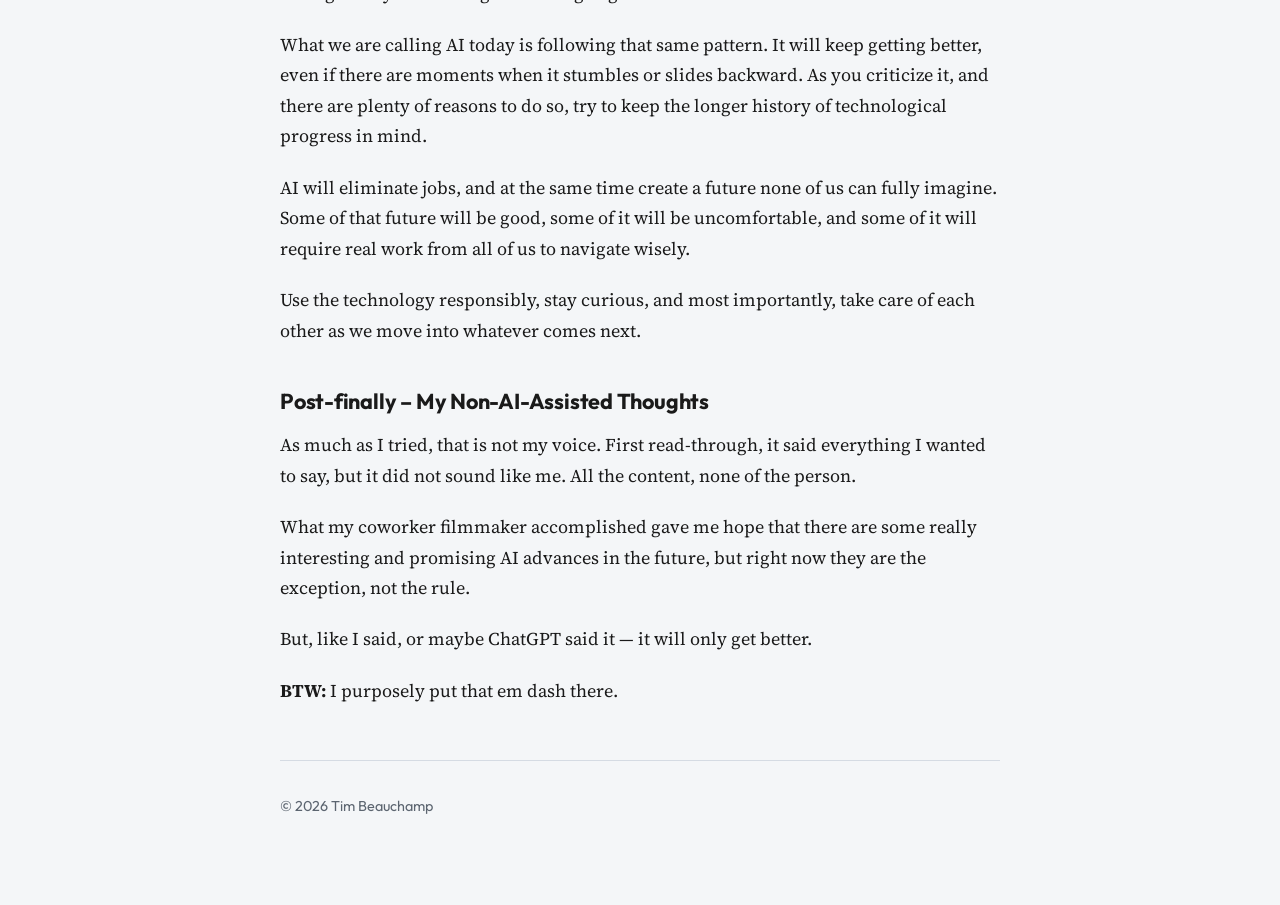
<file: writing/my-current-reflection-on-generative-ai/index.html>
<!DOCTYPE html>
<html lang="en">
<head>
  <meta charset="UTF-8">
  <meta name="viewport" content="width=device-width, initial-scale=1">
  <title>My Current Reflection on Generative AI — Musings</title>
  <link rel="preconnect" href="https://fonts.googleapis.com">
  <link rel="preconnect" href="https://fonts.gstatic.com" crossorigin>
  <link href="https://fonts.googleapis.com/css2?family=Outfit:wght@400;600;700&family=Source+Serif+4:ital,opsz,wght@0,8..60,400;0,8..60,600;1,8..60,400&display=swap" rel="stylesheet">
  <link rel="icon" href="../../favicon.svg" type="image/svg+xml">
  <link rel="stylesheet" href="../../site.css">
  <link rel="stylesheet" href="../writing.css">
</head>
<body>

  <nav class="top-nav">
    <a class="nav-brand" href="../../">Tim Beauchamp</a>
    <div class="nav-links">
      <a href="../" aria-current="page">Musings</a>
      <a href="../../resume/">Resume</a>
    </div>
  </nav>

  <header class="site-header">
    <a class="brand" href="../">Musings</a>
    <p class="tagline">Random Musings of a Curious Technogeek</p>
  </header>

  <main class="wrap">
    <a class="back" href="../">← Writing</a>

    <article class="article">
      <header class="post-header">
        <h1>My Current Reflection on Generative AI</h1>
        <p class="byline">Tim Beauchamp</p>
        <p class="dateline"><time datetime="2025-11-21">Nov 21, 2025</time></p>
      </header>

      <p class="disclaimer">
        Disclaimer: This post is an experiment. I “collaborated” with ChatGPT to compose this.
        I’ll write up more fully what our back-and-forth collaboration looked like,
        but it started with a very rough draft, then some back and forth, and finally
        back into Word for some final cleanup before posting.
      </p>

      <p>Here we go.</p>

      <p>
        I wanted to share a multi-part perspective on where I see generative AI today.
      </p>
      <p>
        <strong>Part 1</strong> looks at the broader arc of the technology and why it feels so significant to me.<br>
        <strong>Part 2</strong> is some of my general observations and concerns about this AI revolution.<br>
        <strong>Part 3</strong> is something more personal, an experience I had today that genuinely shifted my sense of what is now or soon to be possible.<br>
        <strong>Finally:</strong> My conclusion.<br>
        <strong>And post-finally:</strong> my non-AI-assisted thoughts.
      </p>

      <section id="part1">
        <h2>Part 1: The Shape of the Shift from AI Slop</h2>

        <p>I know I complain regularly about AI slop, and I really do believe that a lot of low-effort, low-quality AI content is being barfed out and posted online.</p>

        <p>But that does not mean I am an AI hater or that I fail to see the technology for what it is. In fact, I see it as one of the largest technological shifts I have ever witnessed in my lifetime. For context, I was born before the internet existed, studied electronics before the first cell phone was used, learned science and technology before the personal computer was a mainstream idea, and built internet applications before the World Wide Web had taken shape. I also expect that in the not-too-distant future, hopefully within my lifetime, we will achieve a new source of clean energy through sustained and practical fusion power.</p>

        <p>There have been many world-changing advancements that I have watched unfold, and in some cases participated in. Yet it is becoming clear that what is coming out of the field of computer science, generally labeled as AI, is pushing the arc of human progress sharper and faster than anything I have seen before.</p>
      </section>

      <section id="part2">
        <h2>Part 2: Concerns</h2>

        <p>At the same time, I see several short/medium-term risks that worry me. These are not abstract sci-fi fears; they are immediate and very human.</p>

        <p><strong>First, the resource pressure.</strong> AI training and inference require enormous compute, compute requires dense data centers, dense data centers require massive amounts of power, and power requires cooling. That cooling almost always relies on water. Power and water are not unlimited, and they are the same resources people need for their homes and taps. This becomes a zero-sum game in the short term. What gets allocated to AI does not go to someone’s air conditioner or water supply.</p>

        <p><strong>Second, the money flow is getting strange.</strong> There is a staggering amount of capital being poured into AI and the infrastructure around it, and much of it feels like pure float. Companies are building data centers using money promised by big players like OpenAI, Meta, Microsoft, and Anthropic. Those players are getting huge investments from funds that are betting largely on chip makers. Most of those chips are coming from NVIDIA, which is happy to lend customers the money to buy the very chips NVIDIA is selling or to lease them through the same lenders. There is an odd, circular quality to the financing, and it is not always clear what cup the money is under in this shell game.</p>

        <p><strong>Third, and this is the one that truly worries me, is misplaced trust.</strong> I am not concerned about a superintelligence deciding to recreate Terminator. Not yet. I am concerned about people putting too much faith in AI to replace human judgment long before it actually can. Laying off recruiters and replacing them with AI agents will result in bad hires. Replacing support staff with AI will create frustrated customers. Replacing skilled creators with prompt engineers will lead to garbage. Letting AI make business decisions will lead to expensive mistakes. Allowing AI to influence life-or-death decisions in military contexts is simply reckless. None of these failures would be the fault of the AI. They would be the fault of people asking technology to do what it is not capable of doing.</p>
      </section>

      <section id="part3">
        <h2>Part 3: The Moment It Felt Real (what prompted this article)</h2>

        <p>Today was the first time I watched an AI-first film that felt genuinely good. Not interesting as a novelty, not impressive “for AI,” but actually good, and surprisingly emotional.</p>

        <p>The filmmaker, a coworker of mine with experience in filmmaking, video editing, and of course storytelling, started with a simple premise. From that premise, an LLM generated a full scene list, which they reviewed, trimmed, and refined.</p>

        <p>Next, they provided examples of the cinematic style and framing they wanted. Using those examples, the AI created the text-to-video prompts for each shot. The initial outputs were then adjusted, sometimes regenerated, based on their feedback to the LLM.</p>

        <p>Once the footage was ready, the process shifted into a familiar workflow. The clips were brought into a traditional NLE, meaning a Non-Linear Video Editor, where they were trimmed, arranged, mixed for pacing, and color graded.</p>

        <p>The result was surprisingly strong, and honestly, it moved me in a way I did not expect.</p>
      </section>

      <section id="conclusion">
        <h2>Conclusion</h2>

        <p>So, what is my point here? I have seen technology move from clunky, weird, and barely interesting to anyone outside the small group working on it. Sometimes I joke about the early days of the internet, when services like Veronica, Archie, NNTP, Finger, and even the legendary <span class="blink">&lt;blink&gt;</span> tag felt cutting edge.</p>

        <p>What we are calling AI today is following that same pattern. It will keep getting better, even if there are moments when it stumbles or slides backward. As you criticize it, and there are plenty of reasons to do so, try to keep the longer history of technological progress in mind.</p>

        <p>AI will eliminate jobs, and at the same time create a future none of us can fully imagine. Some of that future will be good, some of it will be uncomfortable, and some of it will require real work from all of us to navigate wisely.</p>

        <p>Use the technology responsibly, stay curious, and most importantly, take care of each other as we move into whatever comes next.</p>
      </section>

      <section id="postfinal">
        <h2>Post-finally – My Non-AI-Assisted Thoughts</h2>

        <p>As much as I tried, that is not my voice. First read-through, it said everything I wanted to say, but it did not sound like me. All the content, none of the person.</p>

        <p>What my coworker filmmaker accomplished gave me hope that there are some really interesting and promising AI advances in the future, but right now they are the exception, not the rule.</p>

        <p>But, like I said, or maybe ChatGPT said it — it will only get better.</p>

        <p><strong>BTW:</strong> I purposely put that em dash there.</p>
      </section>
    </article>

    <footer class="site-footer">
      <p>© 2026 Tim Beauchamp</p>
    </footer>
  </main>

</body>
</html>
</file>
<file: site.css>
/* Shared site chrome — nav, home, resume. Writing pages also load writing.css. */

:root {
  --paper: #f4f6f8;
  --ink: #1a1a1a;
  --muted: #5c6570;
  --rule: #d5dbe3;
  --accent: #0d6b6b;
  --accent-hover: #095555;
  --measure: 40rem;
  --sans: "Outfit", "Avenir Next", "Segoe UI", sans-serif;
  --serif: "Source Serif 4", "Iowan Old Style", "Palatino Linotype", Palatino, Georgia, serif;
}

*,
*::before,
*::after {
  box-sizing: border-box;
}

html {
  font-size: 112.5%;
}

body {
  margin: 0;
  min-height: 100vh;
  color: var(--ink);
  background: var(--paper);
  font-family: var(--serif);
  line-height: 1.7;
}

a {
  color: var(--accent);
  text-decoration-thickness: 1px;
  text-underline-offset: 0.15em;
}

a:hover {
  color: var(--accent-hover);
}

/* ---- Top navigation ---- */

.top-nav {
  display: flex;
  align-items: baseline;
  justify-content: space-between;
  gap: 1rem;
  width: min(100% - 2rem, 52rem);
  margin: 0 auto;
  padding: 1.1rem 0;
  font-family: var(--sans);
}

.top-nav .nav-brand {
  font-size: 1rem;
  font-weight: 700;
  letter-spacing: 0.01em;
  color: var(--ink);
  text-decoration: none;
}

.top-nav .nav-brand:hover {
  color: var(--accent);
}

.top-nav .nav-links {
  display: flex;
  gap: 1.25rem;
}

.top-nav .nav-links a {
  font-size: 0.85rem;
  font-weight: 600;
  letter-spacing: 0.03em;
  color: var(--muted);
  text-decoration: none;
}

.top-nav .nav-links a:hover,
.top-nav .nav-links a[aria-current="page"] {
  color: var(--accent);
}

.nav-rule {
  border: 0;
  border-top: 1px solid var(--rule);
  margin: 0;
}

/* Link back to the containing page */
.back {
  display: inline-block;
  margin-bottom: 1.75rem;
  font-family: var(--sans);
  font-size: 0.85rem;
  text-decoration: none;
}

/* ---- Home ---- */

.hero {
  background:
    radial-gradient(60rem 30rem at 85% -10%, rgba(13, 107, 107, 0.08), transparent 60%),
    radial-gradient(40rem 24rem at 0% 110%, rgba(13, 107, 107, 0.05), transparent 60%);
  border-bottom: 1px solid var(--rule);
}

.hero-inner {
  width: min(100% - 2rem, 52rem);
  margin: 0 auto;
  padding: 4rem 0 4.5rem;
  display: grid;
  grid-template-columns: minmax(0, 1.15fr) minmax(0, 0.85fr);
  gap: 2rem 2.5rem;
  align-items: center;
}

.hero-copy {
  min-width: 0;
}

.hero-portrait {
  justify-self: end;
  width: min(100%, 22rem);
  aspect-ratio: 3 / 4;
  margin: 0;
}

.hero-portrait img {
  display: block;
  width: 100%;
  height: 100%;
  object-fit: cover;
  object-position: center 18%;
  /* Soft oval feather — no hard rectangle */
  -webkit-mask-image: radial-gradient(
    ellipse 72% 68% at 50% 42%,
    #000 42%,
    rgba(0, 0, 0, 0.85) 58%,
    rgba(0, 0, 0, 0.35) 78%,
    transparent 100%
  );
  mask-image: radial-gradient(
    ellipse 72% 68% at 50% 42%,
    #000 42%,
    rgba(0, 0, 0, 0.85) 58%,
    rgba(0, 0, 0, 0.35) 78%,
    transparent 100%
  );
  filter: saturate(1.05) contrast(1.02);
}

@media (max-width: 720px) {
  .hero-inner {
    grid-template-columns: 1fr;
    padding: 3rem 0 3.5rem;
    gap: 1.25rem;
    text-align: center;
  }

  .hero-portrait {
    order: -1;
    justify-self: center;
    width: min(70vw, 16rem);
  }

  .cta-row {
    justify-content: center;
  }

  .hero .lede {
    margin-left: auto;
    margin-right: auto;
  }
}

.hero h1 {
  margin: 0 0 0.75rem;
  font-family: var(--sans);
  font-size: clamp(2.2rem, 6vw, 3.4rem);
  font-weight: 700;
  line-height: 1.08;
  letter-spacing: -0.025em;
}

.hero .lede {
  margin: 0 0 2rem;
  max-width: 34rem;
  font-size: 1.15rem;
  font-style: italic;
  color: var(--muted);
}

.cta-row {
  display: flex;
  flex-wrap: wrap;
  gap: 0.75rem;
  font-family: var(--sans);
}

.cta {
  display: inline-block;
  padding: 0.55rem 1.2rem;
  border-radius: 2rem;
  font-size: 0.9rem;
  font-weight: 600;
  letter-spacing: 0.02em;
  text-decoration: none;
}

.cta.primary {
  background: var(--accent);
  color: #fff;
}

.cta.primary:hover {
  background: var(--accent-hover);
  color: #fff;
}

.cta.secondary {
  border: 1.5px solid var(--accent);
  color: var(--accent);
}

.cta.secondary:hover {
  border-color: var(--accent-hover);
  color: var(--accent-hover);
}

/* ---- Sections ---- */

.section {
  width: min(100% - 2rem, 52rem);
  margin: 0 auto;
  padding: 3rem 0 0;
}

.section:last-of-type {
  padding-bottom: 3rem;
}

.section h2 {
  margin: 0 0 1.1rem;
  font-family: var(--sans);
  font-size: 0.8rem;
  font-weight: 700;
  letter-spacing: 0.14em;
  text-transform: uppercase;
  color: var(--muted);
}

.section .prose {
  max-width: var(--measure);
}

.section .prose p {
  margin: 0 0 1.1rem;
}

/* Latest writing list (home) */

.latest-list {
  list-style: none;
  margin: 0;
  padding: 0;
  max-width: var(--measure);
}

.latest-list li {
  padding: 1.1rem 0;
  border-top: 1px solid var(--rule);
}

.latest-list li:last-child {
  border-bottom: 1px solid var(--rule);
}

.latest-list .date {
  display: block;
  margin-bottom: 0.3rem;
  font-family: var(--sans);
  font-size: 0.72rem;
  letter-spacing: 0.06em;
  text-transform: uppercase;
  color: var(--muted);
}

.latest-list a.title {
  font-family: var(--sans);
  font-size: 1.08rem;
  font-weight: 600;
  line-height: 1.35;
  color: var(--ink);
  text-decoration: none;
}

.latest-list a.title:hover {
  color: var(--accent);
}

.latest-list .teaser {
  margin: 0.4rem 0 0;
  color: var(--muted);
  font-size: 0.95rem;
}

.more-link {
  display: inline-block;
  margin-top: 1rem;
  font-family: var(--sans);
  font-size: 0.88rem;
  font-weight: 600;
  text-decoration: none;
}

/* Contact */

.contact-list {
  list-style: none;
  margin: 0;
  padding: 0;
  font-family: var(--sans);
  font-size: 0.95rem;
}

.contact-list li {
  margin: 0.4rem 0;
}

/* ---- Resume page ---- */

.page {
  width: min(100% - 2rem, var(--measure));
  margin: 0 auto;
  padding: 3rem 0 4rem;
}

.page h1 {
  margin: 0 0 1rem;
  font-family: var(--sans);
  font-size: clamp(1.8rem, 4vw, 2.4rem);
  font-weight: 700;
  letter-spacing: -0.02em;
  line-height: 1.15;
}

.page .prose p {
  margin: 0 0 1.1rem;
}

.download-row {
  display: flex;
  flex-wrap: wrap;
  gap: 0.75rem;
  margin-top: 1.75rem;
  font-family: var(--sans);
}

/* ---- Footer ---- */

.site-footer {
  border-top: 1px solid var(--rule);
  margin-top: 3rem;
}

.site-footer .footer-inner {
  width: min(100% - 2rem, 52rem);
  margin: 0 auto;
  padding: 1.25rem 0 2rem;
  font-family: var(--sans);
  font-size: 0.8rem;
  color: var(--muted);
  display: flex;
  flex-wrap: wrap;
  justify-content: space-between;
  gap: 0.5rem;
}

.site-footer a {
  color: var(--muted);
}

.site-footer a:hover {
  color: var(--accent);
}

@media (max-width: 480px) {
  .top-nav {
    flex-wrap: wrap;
    gap: 0.4rem;
  }
}
</file>
<file: voice-audition/assets/index-BE7X4HEW.css>
:root{font-family:-apple-system,BlinkMacSystemFont,Segoe UI,sans-serif;color:#142632;background:#f4f7f9;font-synthesis:none;font-weight:400;--ink:#142632;--muted:#586c79;--line:#d7e1e7;--blue:#176a8c;--accent:#cf5634}*{box-sizing:border-box}body{margin:0}button,input,select,textarea{font:inherit}button,a,input,select,textarea,summary{-webkit-tap-highlight-color:transparent}button{cursor:pointer;transition:background .16s,transform .16s;border:0}button:disabled{cursor:not-allowed;opacity:.44}button:not(:disabled):active{transform:translateY(1px)}button:focus-visible,a:focus-visible,input:focus-visible,textarea:focus-visible,select:focus-visible,summary:focus-visible{outline:3px solid #137ba8;outline-offset:4px}button{min-height:44px}a{color:inherit}h1,h2,h3{font-family:Avenir Next,system-ui,sans-serif;letter-spacing:-.045em;line-height:1.15;margin:0}h1{font-size:clamp(2.1rem,4vw,3.5rem);font-weight:700}h2{font-size:1.6rem;font-weight:700}h3{font-size:1.15rem}p{line-height:1.65}small{font-size:.82rem}.shell{max-width:1160px;margin:auto;padding:0 44px}header{height:113px;display:flex;align-items:center;justify-content:space-between;border-bottom:1px solid var(--line)}.brand{display:flex;align-items:center;gap:12px;text-decoration:none;letter-spacing:.19em;font-size:1.25rem;font-weight:800}.brand small{display:block;font-size:.65rem;letter-spacing:.17em;font-weight:500;margin-top:4px}.brand-icon{width:42px;height:42px;display:grid;place-items:center;background:var(--ink);color:#fff;border-radius:50%}.brand-icon svg{width:23px;height:23px}nav{display:flex;gap:18px}.text-button{background:transparent;color:var(--muted);font-weight:500;padding:8px 0;font-size:.9rem}.text-button:hover{color:var(--ink);text-decoration:underline}.intro{padding:56px 0 30px;display:grid;grid-template-columns:1fr 1fr;column-gap:60px}.eyebrow{font-size:.72rem;font-weight:700;letter-spacing:.17em;text-transform:uppercase;margin:0 0 16px;color:var(--blue)}.intro .eyebrow{grid-column:1/-1}.intro h1{font-size:clamp(3rem,5.8vw,4.6rem);line-height:1.05}.intro em{font-style:normal;color:var(--blue)}.intro .lede{align-self:end;margin:0 0 10px;max-width:400px}.lede{font-size:1.05rem;color:var(--muted);line-height:1.7}.home-grid{display:grid;grid-template-columns:1.05fr 1fr;gap:24px;margin-top:12px}.start-card{background:#fff;border:1px solid var(--line);border-radius:20px;padding:32px 36px;box-shadow:0 10px 40px #152c3810}.card-top{display:flex;align-items:center;justify-content:space-between;margin-bottom:24px}.pill{display:inline-block;font-size:.65rem;letter-spacing:.1em;font-weight:700;padding:8px 11px;border:1px solid var(--line);border-radius:30px;white-space:normal}.mini-icon svg{width:25px;height:25px;color:var(--blue)}.start-card h2{font-size:2rem}.start-card p{color:var(--muted);margin:16px 0 22px}.start-card .micro{margin:16px 0 0;text-align:center}label{display:block;font-size:.9rem;font-weight:500;margin:17px 0 8px}input:not([type=checkbox],[type=radio]),textarea,select{width:100%;border:1px solid #c7d5df;background:#fff;border-radius:8px;padding:12px 14px;color:var(--ink);min-height:46px}textarea{resize:vertical}.primary,.secondary{display:inline-flex;align-items:center;justify-content:center;gap:24px;border-radius:9px;font-weight:600;font-size:.93rem;padding:14px 21px;min-height:49px}.primary{background:var(--ink);color:#fff}.primary:hover{background:#234455}.secondary{background:transparent;border:1px solid #a9bbc7;color:var(--ink)}.secondary:hover{background:#e9f0f4}.wide{width:100%;justify-content:space-between}.start-card .primary{margin-top:15px}.micro{font-size:.8rem;line-height:1.65;color:var(--muted)}.muted{color:var(--muted)}.side-stack{display:grid;gap:18px;grid-template-rows:auto 1fr}.house-card{border-radius:20px;background:#e1edf4;padding:30px 32px}.house-card h2{font-size:1.8rem;max-width:300px}.house-card p:not(.eyebrow){color:#486375;margin:16px 0 22px}.house-card .secondary{font-size:.88rem}.listen-note{padding:23px 30px;border-left:2px solid #ccdadf;margin:5px 0 0 5px}.note-number{font-size:.68rem;letter-spacing:.13em;font-weight:600;color:var(--muted)}.listen-note p{font-family:Avenir Next,sans-serif;font-size:1.15rem;font-weight:500;line-height:1.6;margin:10px 0}.listen-note>.muted{font-size:.82rem}footer{display:flex;justify-content:space-between;align-items:center;padding:30px 0;margin-top:45px;border-top:1px solid var(--line);font-size:.8rem;color:var(--muted)}.status-dot{display:inline-block;width:7px;height:7px;background:#2c7863;border-radius:50%;margin-right:8px}.saved{margin-top:45px}.section-title{display:flex;align-items:center;justify-content:space-between;gap:10px;margin-bottom:18px}.section-title h2{font-size:1.25rem}.session-row{width:100%;display:flex;align-items:center;text-align:left;padding:20px 0;border-top:1px solid var(--line);background:transparent;gap:18px}.session-row small{display:block;color:var(--muted);margin-top:6px}.session-state{margin-left:auto;font-size:.9rem}.row-icon{font-size:1.8rem;color:var(--blue)}.notice{margin-top:20px;border:1px solid #92b6c6;border-radius:10px;padding:15px 18px;background:#e4f0f5;line-height:1.6}.notice[role=alert]{background:#fff0e7;border-color:#d9ac91}.page-heading{padding:48px 0 28px}.form-panel{background:#fff;border:1px solid var(--line);padding:30px;border-radius:16px;max-width:720px}.form-panel>.primary{margin-top:22px}.form-panel p{color:var(--muted)}.form-panel h1{font-size:2rem;margin-bottom:25px}fieldset{border:1px solid var(--line);padding:15px 20px;border-radius:10px;margin:25px 0}legend{font-size:.9rem;font-weight:600;padding:0 7px}.radio{display:flex;gap:10px;align-items:center;margin:12px 0;line-height:1.5}.radio input{width:18px;height:18px;accent-color:var(--blue)}details{margin:24px 0}summary{cursor:pointer;font-size:.9rem;font-weight:600;padding:10px 0}.session-top{display:flex;justify-content:space-between;align-items:center;gap:16px;margin-top:22px;font-size:.78rem}.audition-heading{text-align:center;padding:35px 0 20px}.audition-heading h1{font-size:clamp(2rem,3.8vw,3.1rem)}.audition-heading .lede{margin-top:12px}.progress-line{display:flex;gap:14px;max-width:400px;align-items:center;margin:24px auto 0}.progress-line>div{height:4px;background:#dce6eb;border-radius:10px;flex:1;overflow:hidden}.progress-line i{height:100%;background:var(--blue);display:block}.progress-line>span{font-size:.75rem;color:var(--muted)}.compare-toolbar{display:flex;justify-content:space-between;align-items:center;margin:13px 0 22px}.segmented{display:flex;gap:4px;border:1px solid #cbd8e0;padding:4px;border-radius:10px}.segmented button{background:transparent;padding:10px 20px;border-radius:7px;font-size:.9rem;color:var(--muted);min-height:40px}.segmented small{margin-left:8px;opacity:.8;font-size:.72rem}.segmented .selected{background:var(--ink);color:#fff}.transcript-toggle{display:flex;gap:9px;font-size:.85rem;align-items:center;margin:0;font-weight:400}.transcript-toggle input{width:17px;height:17px;accent-color:var(--blue)}.compare-grid{display:grid;grid-template-columns:1fr 1fr;gap:24px}.voice-card{--voice:#226c90;--voice-soft:#e7f1f6;background:#fff;border:1px solid #cddce5;padding:26px 30px 25px;border-radius:18px;text-align:center;box-shadow:0 10px 28px #18364206}.side-1{--voice:#af583b;--voice-soft:#fbede6}.voice-heading{display:flex;align-items:center;justify-content:space-between}.letter{display:grid;place-items:center;width:37px;height:37px;border-radius:50%;background:var(--voice-soft);color:var(--voice);font-size:1rem;font-weight:700}.voice-card .pill{border:0;padding-right:0;color:var(--muted)}.voice-glyph{height:100px;display:flex;justify-content:center;align-items:center;gap:5px;margin:18px auto 13px}.voice-glyph i{width:5px;height:var(--h);background:var(--voice);border-radius:5px;opacity:.7;transform:scaleY(.65)}.voice-glyph i:nth-child(2n){opacity:.35}.playing .voice-glyph i{animation:pulse .8s ease-in-out infinite alternate;animation-delay:calc(var(--i)*-.08s)}@keyframes pulse{to{transform:scaleY(1)}}.voice-card h2{font-size:1.8rem}.voice-card>.muted{font-size:.82rem;margin:10px 0 17px}.play-button{color:var(--voice);background:var(--voice-soft);display:flex;align-items:center;justify-content:center;gap:10px;width:100%;border-radius:8px;font-size:.95rem;font-weight:600;padding:13px}.play-button:hover{filter:brightness(.97)}audio{width:100%;height:37px;margin-top:16px}.listened{display:block;font-size:.72rem;color:var(--muted);margin:11px 0 17px;min-height:20px}.choose{display:flex;justify-content:center;gap:15px;padding:14px;width:100%;border:1px solid var(--voice);border-radius:8px;background:#fff;color:var(--voice);font-size:.92rem;font-weight:600}.choose:hover:not(:disabled){background:var(--voice);color:#fff}.match-bottom{display:flex;justify-content:space-between;align-items:center;gap:20px;font-size:.85rem;padding:15px 0 0}.match-bottom>div{display:flex;gap:18px}.transcript{background:#eaf1f5;border-radius:10px;padding:16px 24px;margin-top:18px}.transcript p{font-size:.95rem;line-height:1.8}.notes{margin-top:6px}.history{border-top:1px solid var(--line);padding-top:14px;margin-top:35px}.history-grid{margin:12px 0}.history-row{display:flex;gap:18px;flex-wrap:wrap;align-items:center;border-bottom:1px solid var(--line);padding:15px 0;font-size:.85rem}.history-row>p{flex-basis:100%;margin:0;color:var(--muted)}.history-row>span{color:var(--muted)}.history-row .text-button{margin-left:auto}.household-grid{display:grid;grid-template-columns:1fr 1fr;gap:24px}.household-grid .form-panel{max-width:none}.roster-row{display:flex;justify-content:space-between;gap:15px;padding:15px 0;border-bottom:1px solid var(--line);font-size:.9rem}.roster-row>span:last-child{color:var(--muted)}hr{border:0;border-top:1px solid var(--line);margin:30px 0}.hint{padding:12px 16px;border-left:3px solid var(--blue);background:#e5eef4;font-size:.85rem;line-height:1.7}.complete-panel{text-align:center;max-width:720px;margin:60px auto 35px}.complete-panel h1{font-size:3.4rem}.winner-mark{height:86px;width:86px;display:grid;place-items:center;background:#dcebf2;color:var(--blue);border-radius:50%;margin:25px auto}.winner-mark svg{width:43px;height:43px}.result-actions{display:flex;gap:14px;justify-content:center;flex-wrap:wrap;margin:30px 0 18px}.complete-panel>audio{max-width:450px}.reveal-box{border:1px solid var(--line);background:#fff;border-radius:14px;padding:24px;margin-top:34px}.reveal-box h2{font-size:1.3rem}.reveal-box p{font-size:.9rem;color:var(--muted)}.result-detail{margin-top:34px}.result-detail>.secondary{margin-top:25px}.about{max-width:720px;margin:50px auto}.about h2{margin-top:32px;font-size:1.3rem}.about p{color:var(--muted)}.about>.primary{margin-top:35px}.about h1{margin-bottom:30px}.organizer{border-top:1px solid var(--line);margin-bottom:0;padding-top:10px}#identities{margin-top:15px;text-align:left;overflow-wrap:anywhere}[hidden]{display:none!important}@media(prefers-reduced-motion:reduce){*{animation:none!important;transition:none!important}}@media(max-width:800px){.shell{padding:0 24px}header{height:90px}nav{gap:12px}.intro{column-gap:25px}.intro h1{font-size:3.5rem}.home-grid{gap:16px}.start-card,.house-card{padding:25px}.start-card h2{font-size:1.7rem}.house-card h2{font-size:1.5rem}.match-bottom{flex-direction:column;gap:0;align-items:flex-start}.voice-card{padding:20px}.household-grid{grid-template-columns:1fr}.segmented small{display:block;margin:4px 0 0}.segmented button{padding:8px 16px}}@media(max-width:600px){.shell{padding:0 18px}header{height:82px}.brand{font-size:1.05rem;gap:8px}.brand small{font-size:.55rem}.brand-icon{width:34px;height:34px}nav .text-button{font-size:.75rem;max-width:80px;text-align:right}nav{gap:13px}.intro{display:block;padding:36px 0 22px}.intro h1{font-size:3.5rem}.intro .lede{margin:20px 0 0;font-size:1rem}.desktop{display:none}.home-grid{grid-template-columns:1fr}.start-card{padding:25px}.side-stack{gap:8px}.house-card{padding:25px}.house-card h2{max-width:none}.listen-note{margin-top:18px}.compare-grid{gap:12px}.voice-card{padding:17px 12px;border-radius:14px}.voice-card h2{font-size:1.4rem}.voice-heading .pill{font-size:.57rem}.letter{width:29px;height:29px;font-size:.8rem}.voice-glyph{height:80px;gap:3px;margin:12px auto}.voice-glyph i{width:3px}.voice-card>.muted{font-size:.72rem;min-height:32px}.play-button,.choose{font-size:.8rem;padding:12px 6px}.listened{font-size:.65rem;min-height:30px}.voice-card audio{height:35px;margin-top:12px}.session-top{font-size:.65rem;gap:8px;flex-wrap:wrap}.session-top>.text-button{font-size:.75rem}.audition-heading{padding-top:25px}.audition-heading h1{font-size:2rem}.audition-heading .lede{font-size:.9rem}.compare-toolbar{gap:9px}.segmented{gap:0}.segmented button{font-size:.75rem;padding:8px 11px}.transcript-toggle{font-size:.72rem;gap:5px}.match-bottom>div{gap:14px}.match-bottom .text-button{font-size:.78rem}.form-panel{padding:23px}.page-heading{padding-top:35px}.page-heading h1{font-size:2.2rem}footer{gap:15px;align-items:flex-start;margin-top:30px;font-size:.72rem}footer .text-button{font-size:.75rem;white-space:nowrap;min-height:20px;padding:0}.saved .section-title{align-items:start}.saved .section-title h2{font-size:1.2rem}.session-row{gap:10px}.session-state{font-size:.8rem}.complete-panel{margin-top:40px}.complete-panel h1{font-size:2.8rem}.result-actions{gap:10px}.roster-row{font-size:.8rem}.history-row{font-size:.8rem;gap:10px}}.set-picker{margin-top:18px;padding:14px 16px 10px;background:#f1f6f9;border-radius:10px}.set-picker label{margin-top:0}.set-picker .micro{margin:8px 0 0;text-align:left}.set-picker select{font-size:.9rem}.library-grid{display:grid;grid-template-columns:repeat(3,minmax(0,1fr));gap:20px}.library-grid .voice-card{text-align:left;padding:22px}.library-grid h2{font-size:1.35rem;margin-bottom:18px}.library-grid .segmented{margin-top:18px}.library-grid .segmented button{padding:8px;font-size:.8rem;flex:1}.library-details{overflow-wrap:anywhere;font-size:.85rem}.library-details dl{margin:14px 0}.library-details dt{color:var(--muted);font-size:.75rem;margin-top:10px}.library-details dd{margin:3px 0 0;line-height:1.5}header nav{flex-wrap:wrap;justify-content:flex-end;gap:12px}#library-set{max-width:450px}@media(max-width:900px){.library-grid{grid-template-columns:repeat(2,minmax(0,1fr))}}@media(max-width:600px){.library-grid{grid-template-columns:1fr}header{height:auto;min-height:90px;padding:12px 0;gap:12px}header nav{gap:4px 12px;max-width:170px}}
</file>
<file: writing/writing.css>
:root {
  --paper: #f4f6f8;
  --ink: #1a1a1a;
  --muted: #5c6570;
  --rule: #d5dbe3;
  --accent: #0d6b6b;
  --accent-hover: #095555;
  --measure: 40rem;
}

*,
*::before,
*::after {
  box-sizing: border-box;
}

html {
  font-size: 112.5%;
}

body {
  margin: 0;
  min-height: 100vh;
  color: var(--ink);
  background: var(--paper);
  font-family: "Source Serif 4", "Iowan Old Style", "Palatino Linotype", Palatino, Georgia, serif;
  line-height: 1.7;
}

a {
  color: var(--accent);
  text-decoration-thickness: 1px;
  text-underline-offset: 0.15em;
}

a:hover {
  color: var(--accent-hover);
}

.site-header {
  border-bottom: 1px solid var(--rule);
  padding: 1.25rem 1.25rem 1rem;
  text-align: center;
}

.site-header .brand {
  display: inline-block;
  font-family: "Outfit", "Avenir Next", "Segoe UI", sans-serif;
  font-size: 1.35rem;
  font-weight: 600;
  letter-spacing: 0.02em;
  color: var(--ink);
  text-decoration: none;
}

.site-header .brand:hover {
  color: var(--accent);
}

.site-header .tagline {
  margin: 0.35rem 0 0;
  font-family: "Outfit", "Avenir Next", "Segoe UI", sans-serif;
  font-size: 0.72rem;
  font-weight: 400;
  letter-spacing: 0.04em;
  color: var(--muted);
}

.wrap {
  width: min(100% - 2rem, var(--measure));
  margin: 0 auto;
  padding: 2.5rem 0 4rem;
}

.post-header {
  margin-bottom: 2rem;
}

.post-header h1 {
  margin: 0 0 0.85rem;
  font-family: "Outfit", "Avenir Next", "Segoe UI", sans-serif;
  font-size: clamp(1.6rem, 4vw, 2.15rem);
  font-weight: 700;
  line-height: 1.2;
  letter-spacing: -0.02em;
}

.byline {
  margin: 0;
  font-family: "Outfit", "Avenir Next", "Segoe UI", sans-serif;
  font-size: 0.78rem;
  font-weight: 600;
  letter-spacing: 0.08em;
  text-transform: uppercase;
  color: var(--ink);
}

.dateline {
  margin: 0.35rem 0 0;
  font-family: "Outfit", "Avenir Next", "Segoe UI", sans-serif;
  font-size: 0.78rem;
  color: var(--muted);
  letter-spacing: 0.04em;
  text-transform: uppercase;
}

.article h2 {
  margin: 2.25rem 0 0.85rem;
  font-family: "Outfit", "Avenir Next", "Segoe UI", sans-serif;
  font-size: 1.2rem;
  font-weight: 700;
  line-height: 1.3;
  letter-spacing: -0.01em;
}

.article p {
  margin: 0 0 1.15rem;
}

.article code {
  font-family: "IBM Plex Mono", ui-monospace, SFMono-Regular, Menlo, Monaco, Consolas, monospace;
  font-size: 0.88em;
  background: rgba(13, 107, 107, 0.08);
  padding: 0.1em 0.3em;
  border-radius: 0.2em;
}

.article blockquote {
  margin: 1.35rem 0;
  padding: 0.15rem 0 0.15rem 1rem;
  border-left: 3px solid var(--accent);
  color: #2a323a;
}

.article blockquote p {
  margin: 0.4rem 0;
}

.disclaimer {
  font-style: italic;
  color: var(--muted);
  border-left: 3px solid var(--rule);
  padding-left: 0.85rem;
  margin: 0 0 1.5rem;
}

.blink {
  animation: blink 1s step-start infinite;
  color: #b00020;
}

@keyframes blink {
  50% { opacity: 0; }
}

.site-footer {
  border-top: 1px solid var(--rule);
  margin-top: 3rem;
  padding-top: 1rem;
  font-family: "Outfit", "Avenir Next", "Segoe UI", sans-serif;
  font-size: 0.8rem;
  color: var(--muted);
}

/* Index */
.page-title {
  margin: 0 0 0.5rem;
  font-family: "Outfit", "Avenir Next", "Segoe UI", sans-serif;
  font-size: clamp(1.8rem, 4vw, 2.4rem);
  font-weight: 700;
  letter-spacing: -0.02em;
  line-height: 1.15;
}

.page-intro {
  margin: 0 0 2.5rem;
  color: var(--muted);
  font-size: 1.05rem;
}

.post-list {
  list-style: none;
  margin: 0;
  padding: 0;
}

.post-list li {
  padding: 1.35rem 0;
  border-top: 1px solid var(--rule);
}

.post-list li:last-child {
  border-bottom: 1px solid var(--rule);
}

.post-list .date {
  display: block;
  margin-bottom: 0.35rem;
  font-family: "Outfit", "Avenir Next", "Segoe UI", sans-serif;
  font-size: 0.75rem;
  letter-spacing: 0.06em;
  text-transform: uppercase;
  color: var(--muted);
}

.post-list a.title {
  font-family: "Outfit", "Avenir Next", "Segoe UI", sans-serif;
  font-size: 1.15rem;
  font-weight: 600;
  line-height: 1.3;
  color: var(--ink);
  text-decoration: none;
}

.post-list a.title:hover {
  color: var(--accent);
}

.post-list .teaser {
  margin: 0.45rem 0 0;
  color: var(--muted);
  font-size: 0.98rem;
}
</file>
